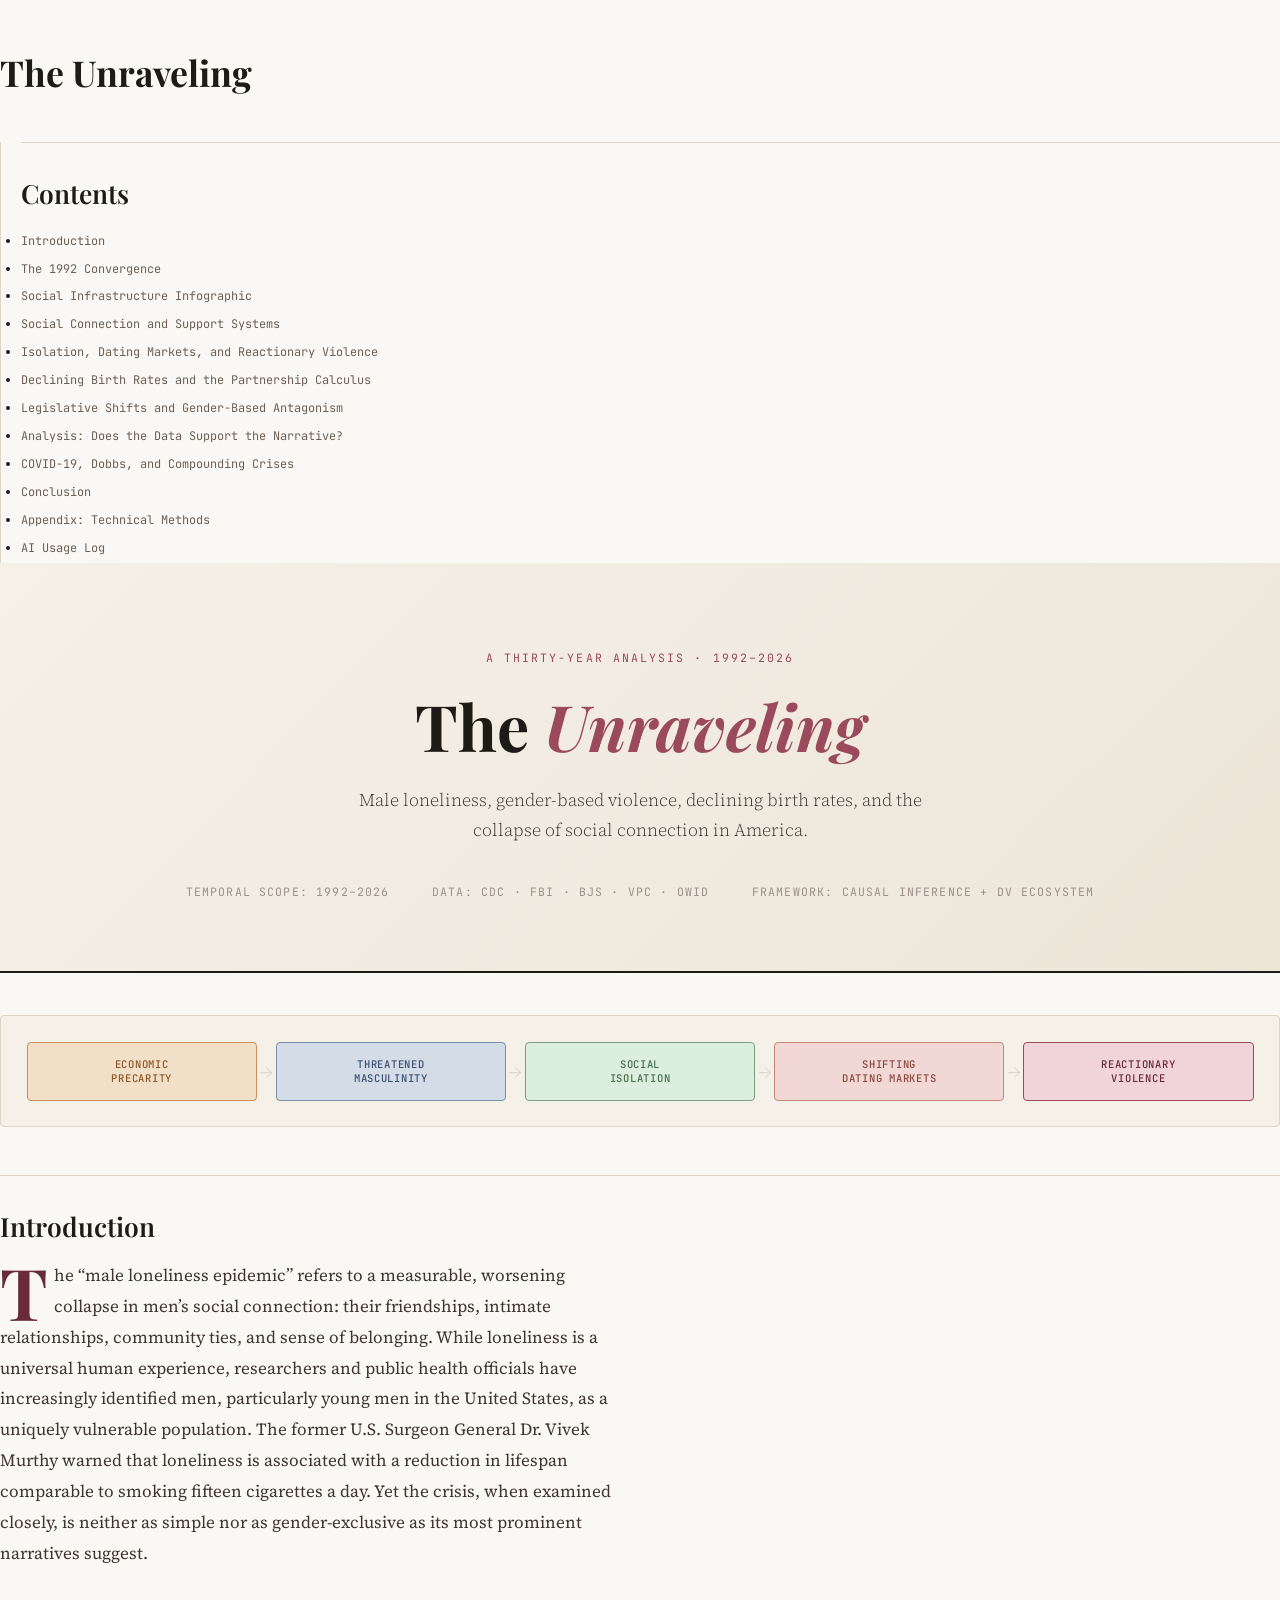
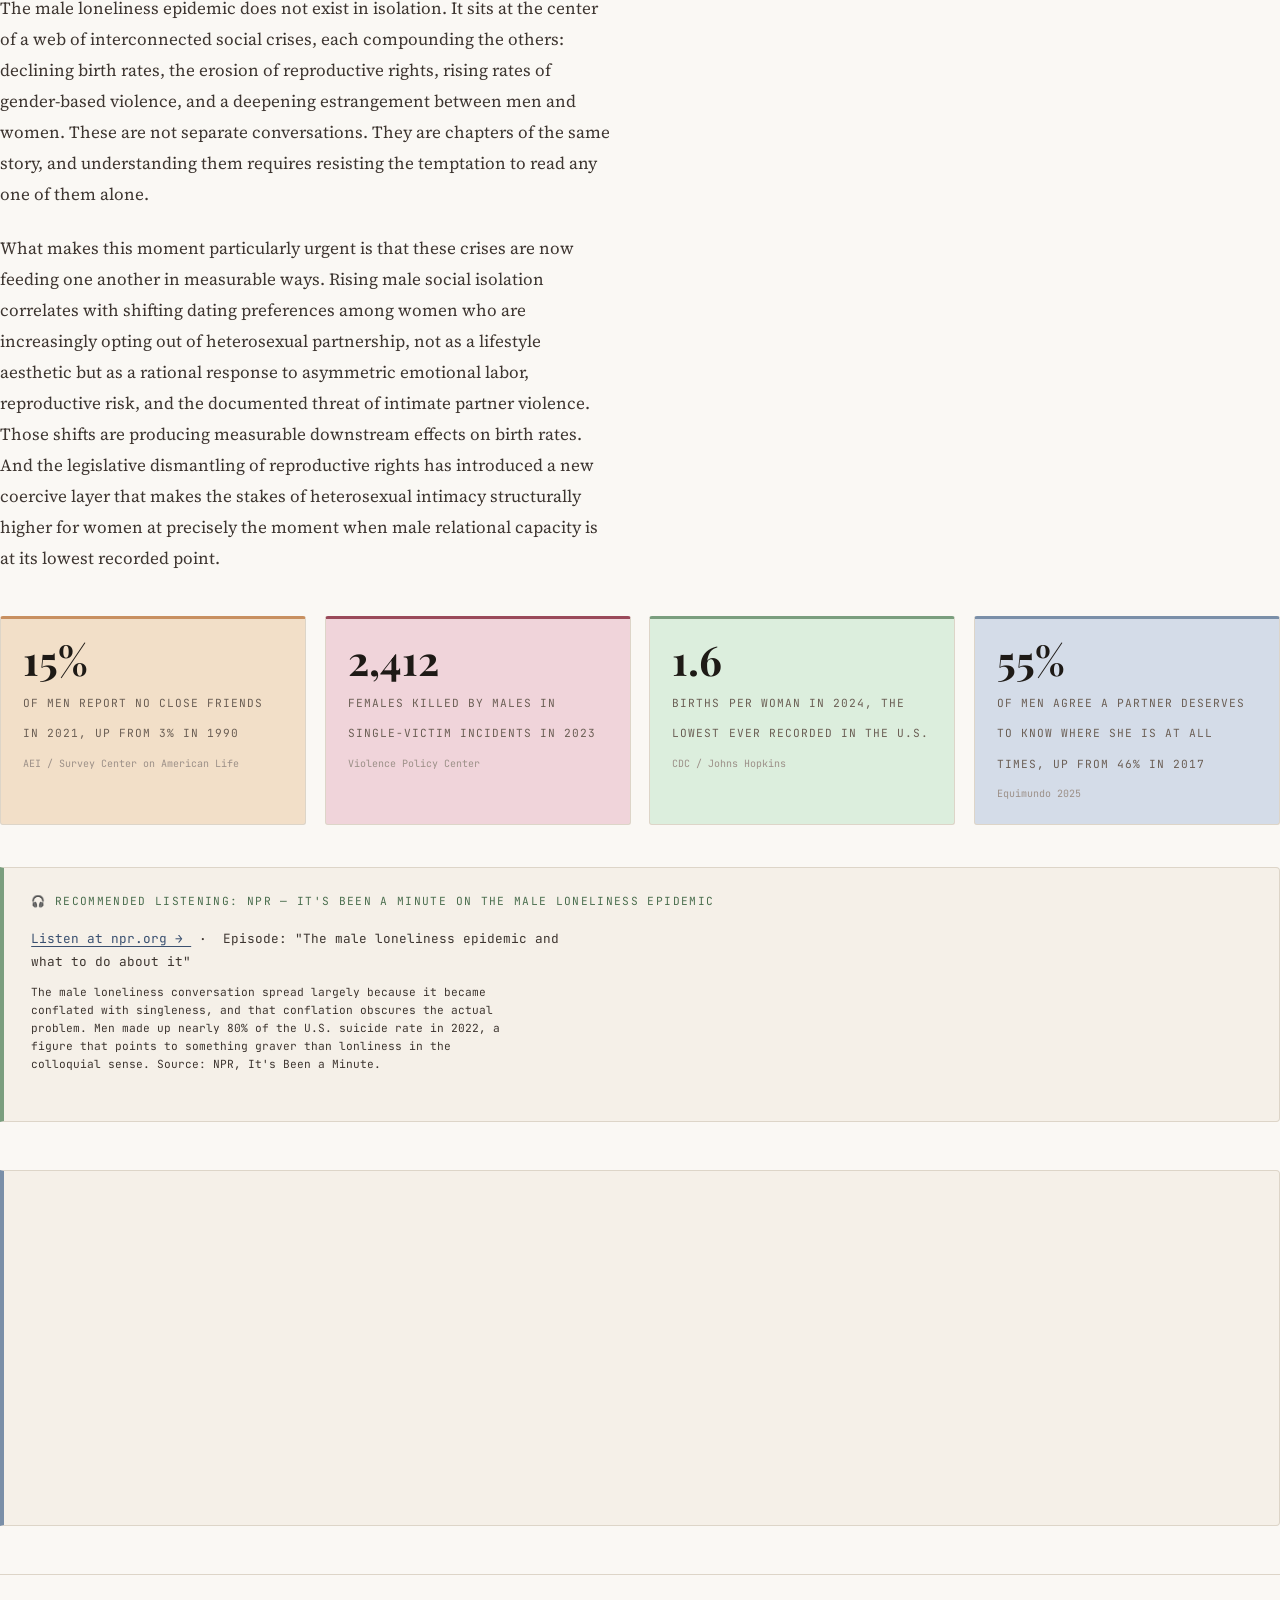
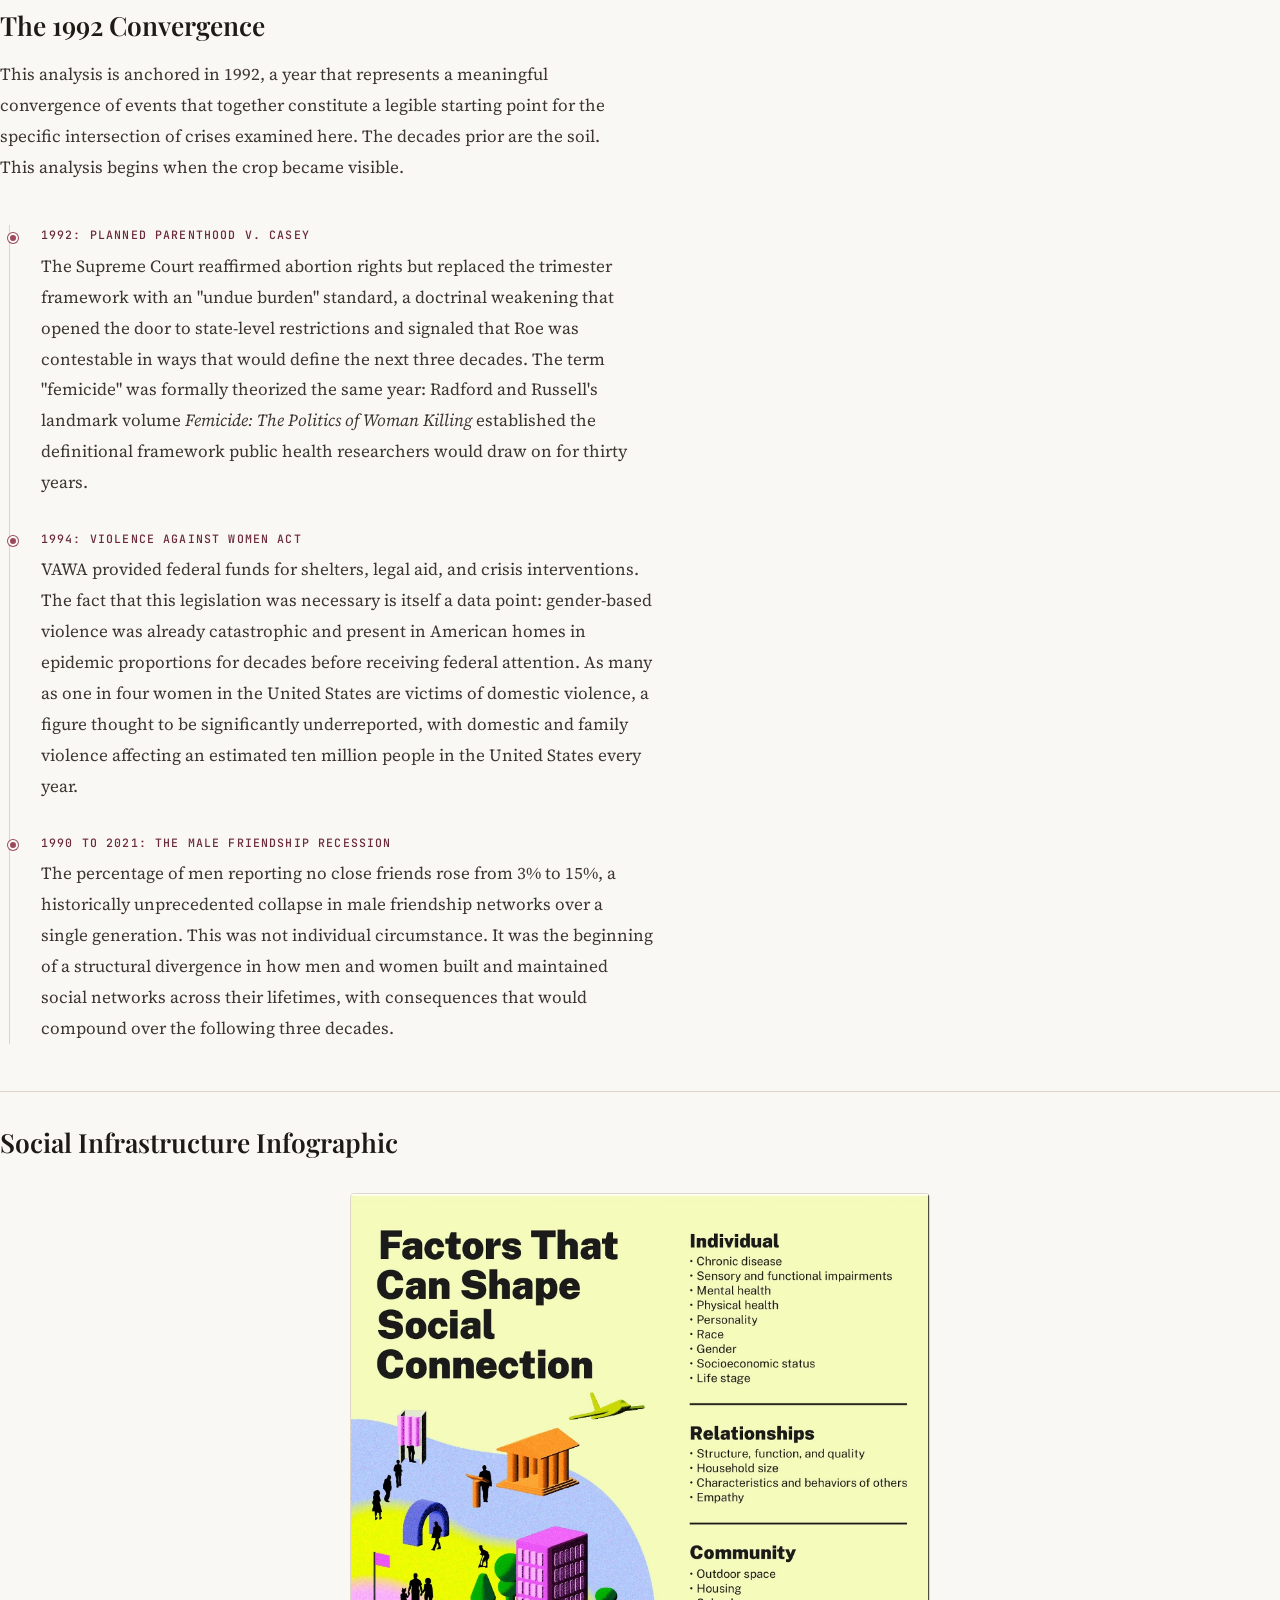
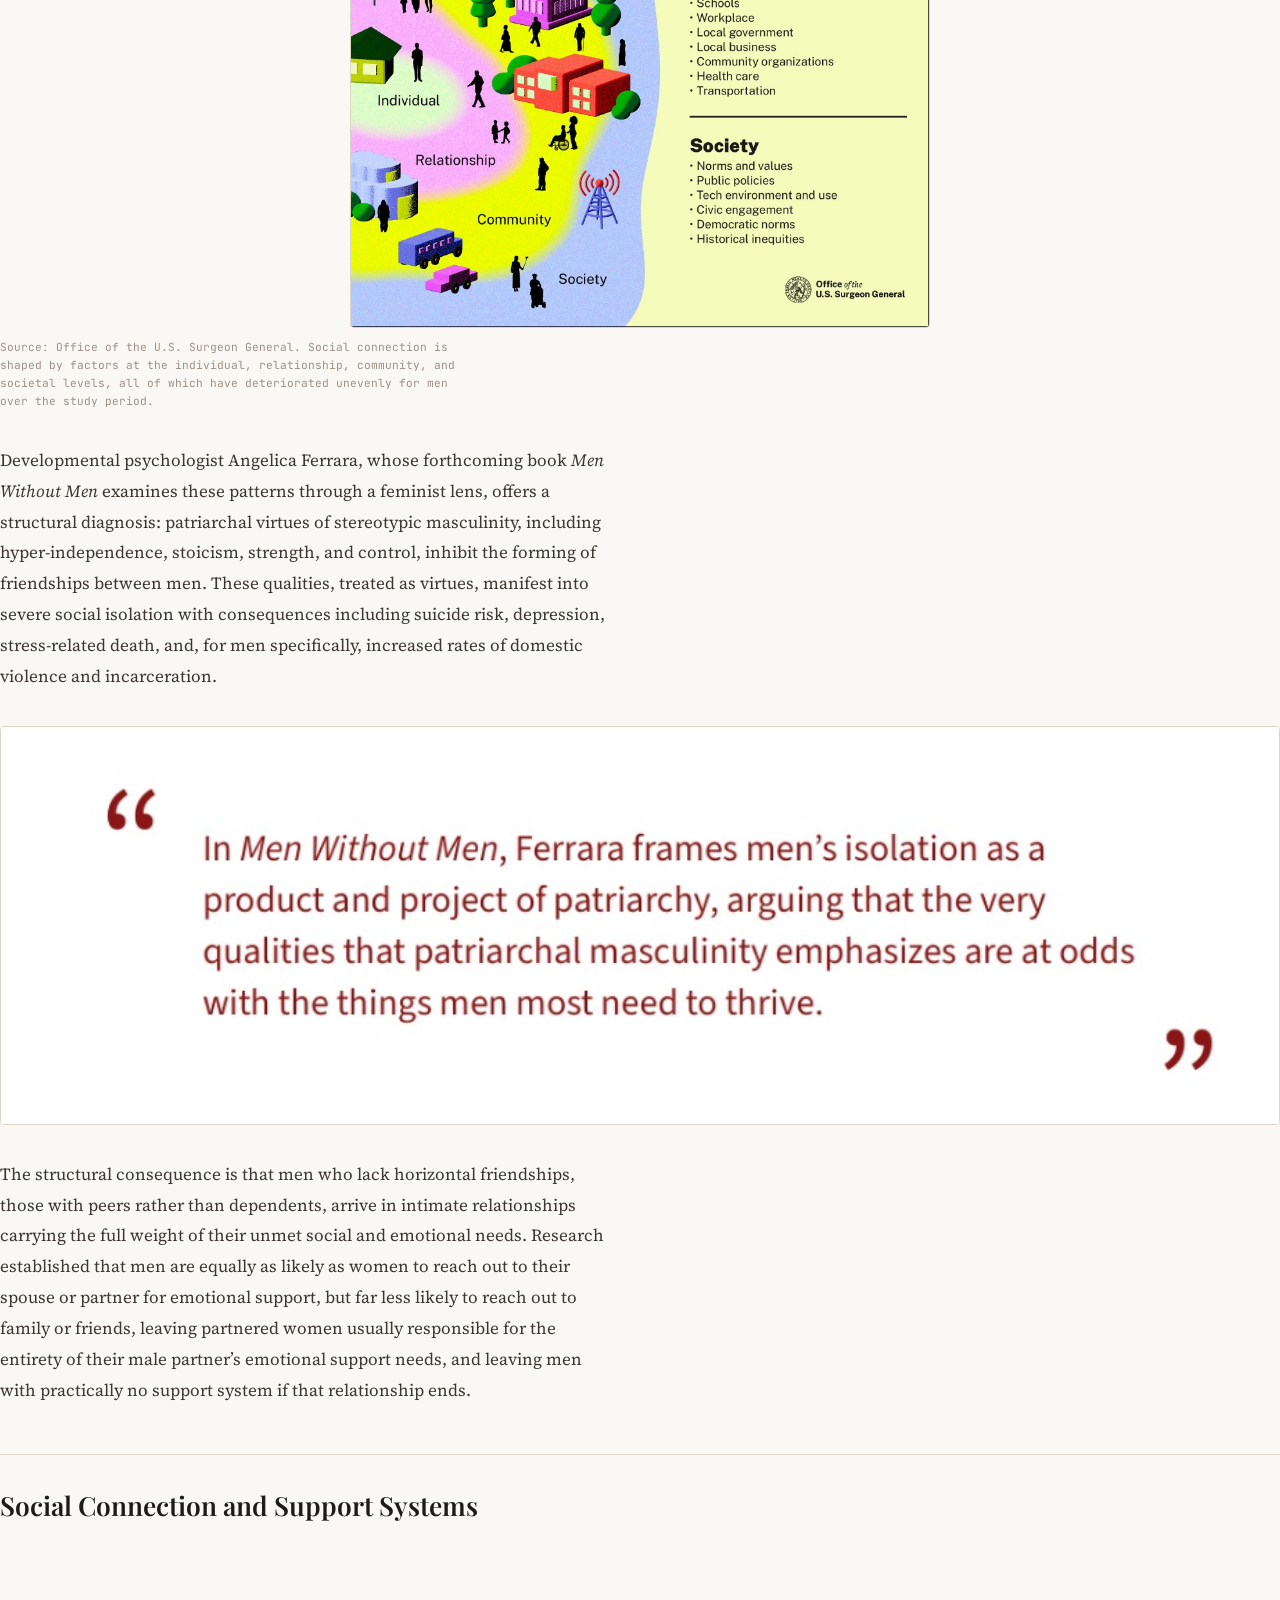
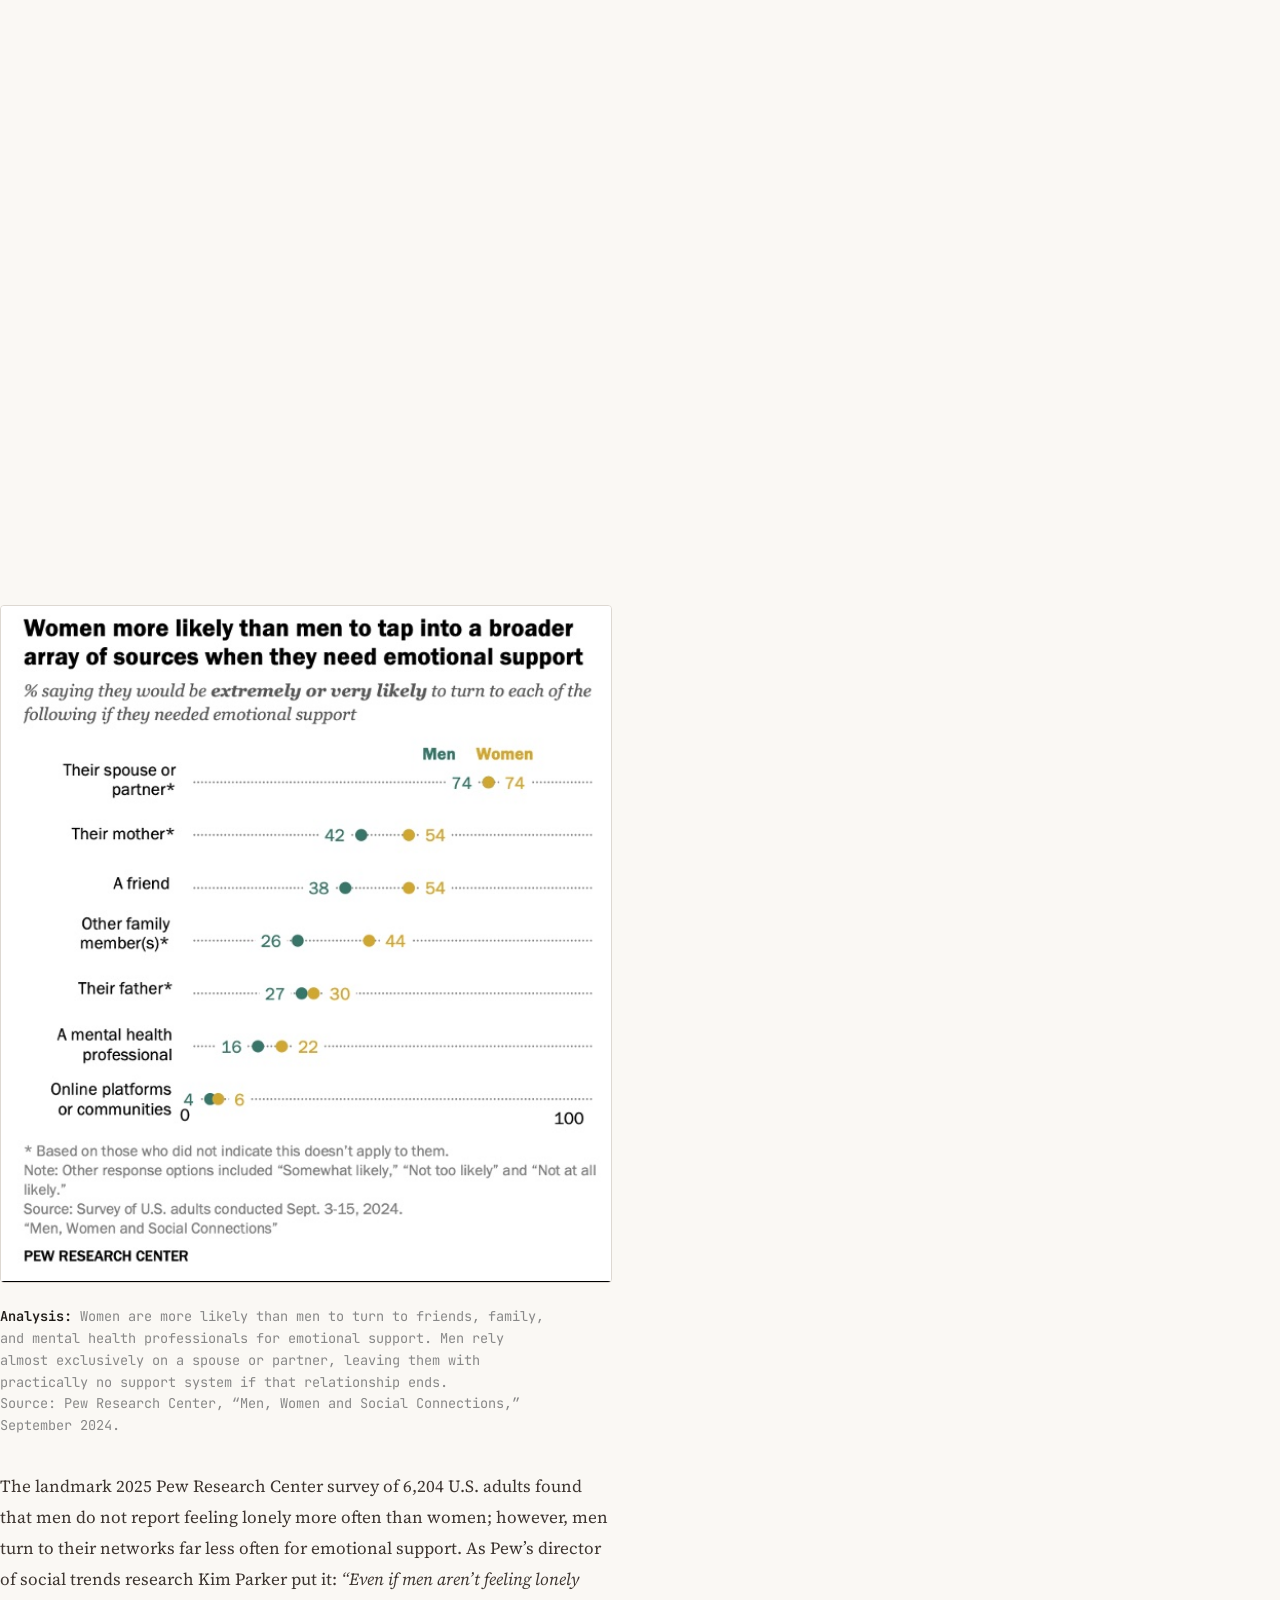
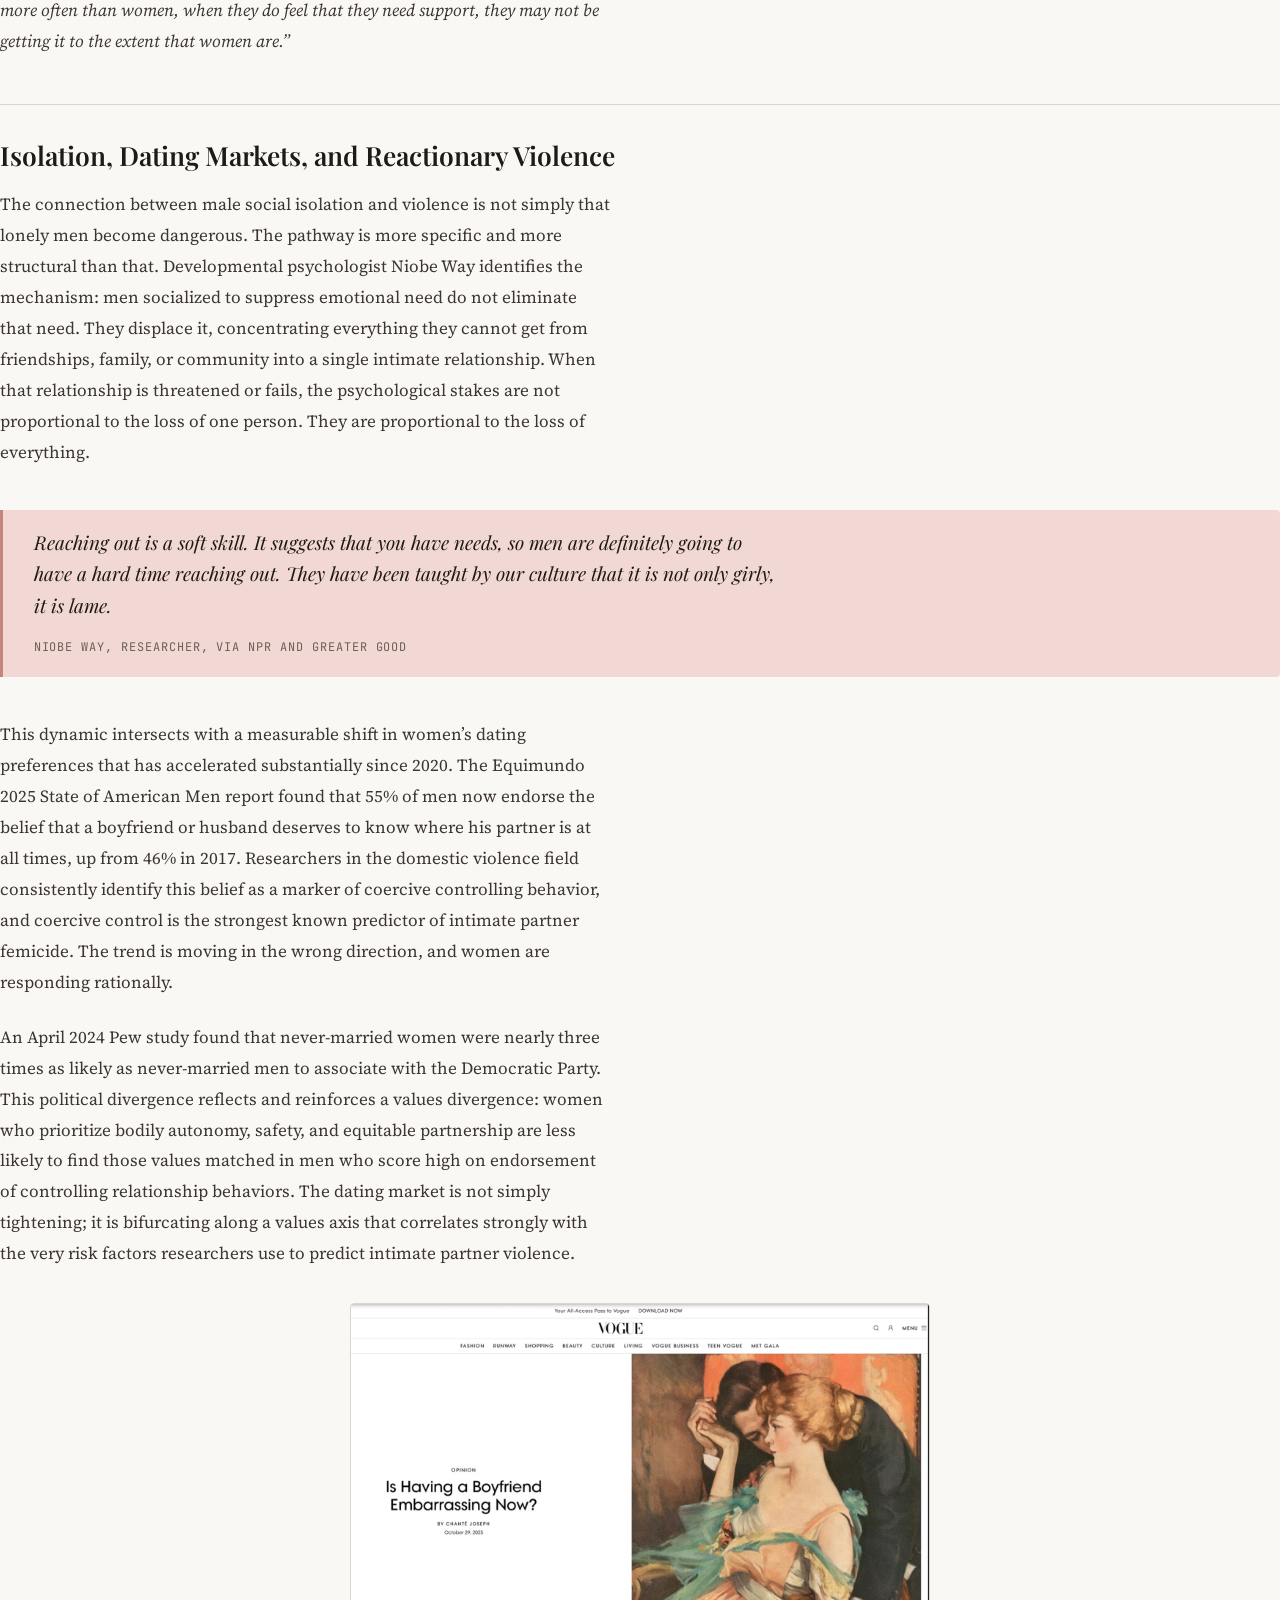
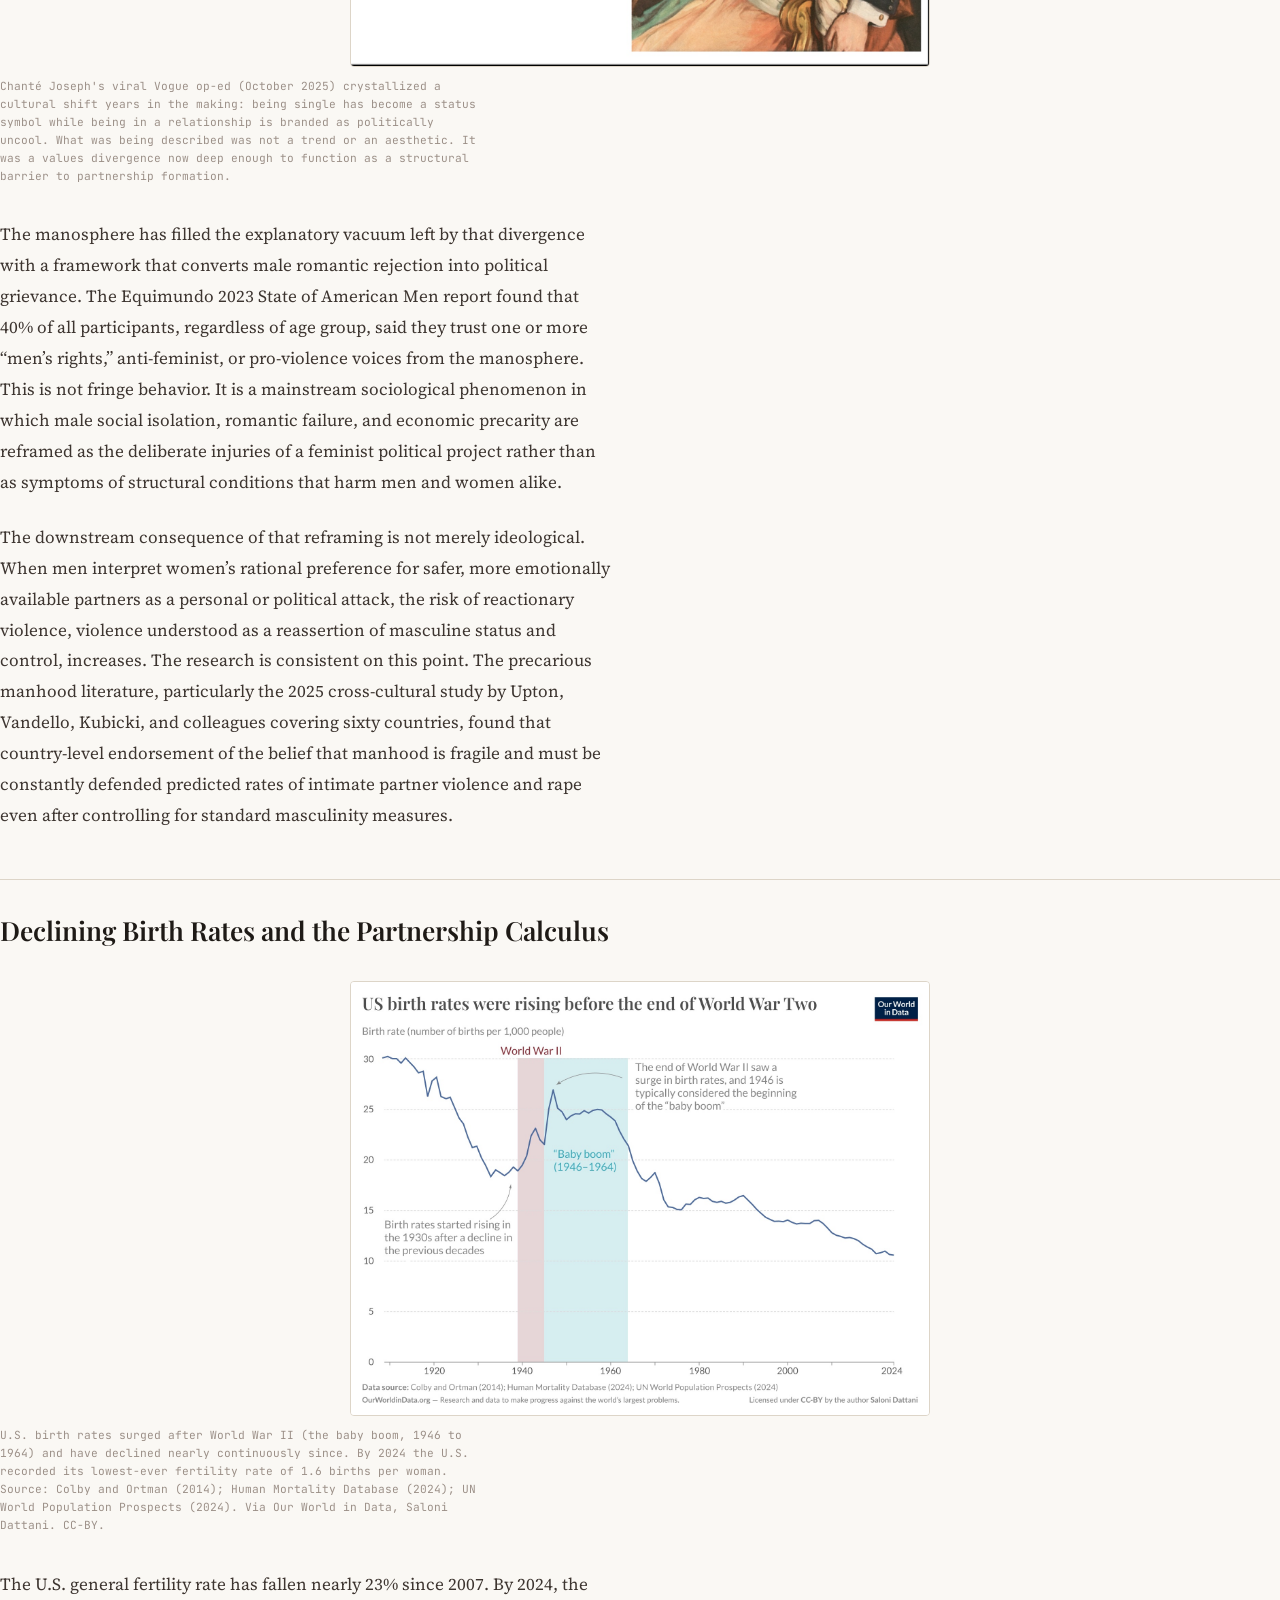
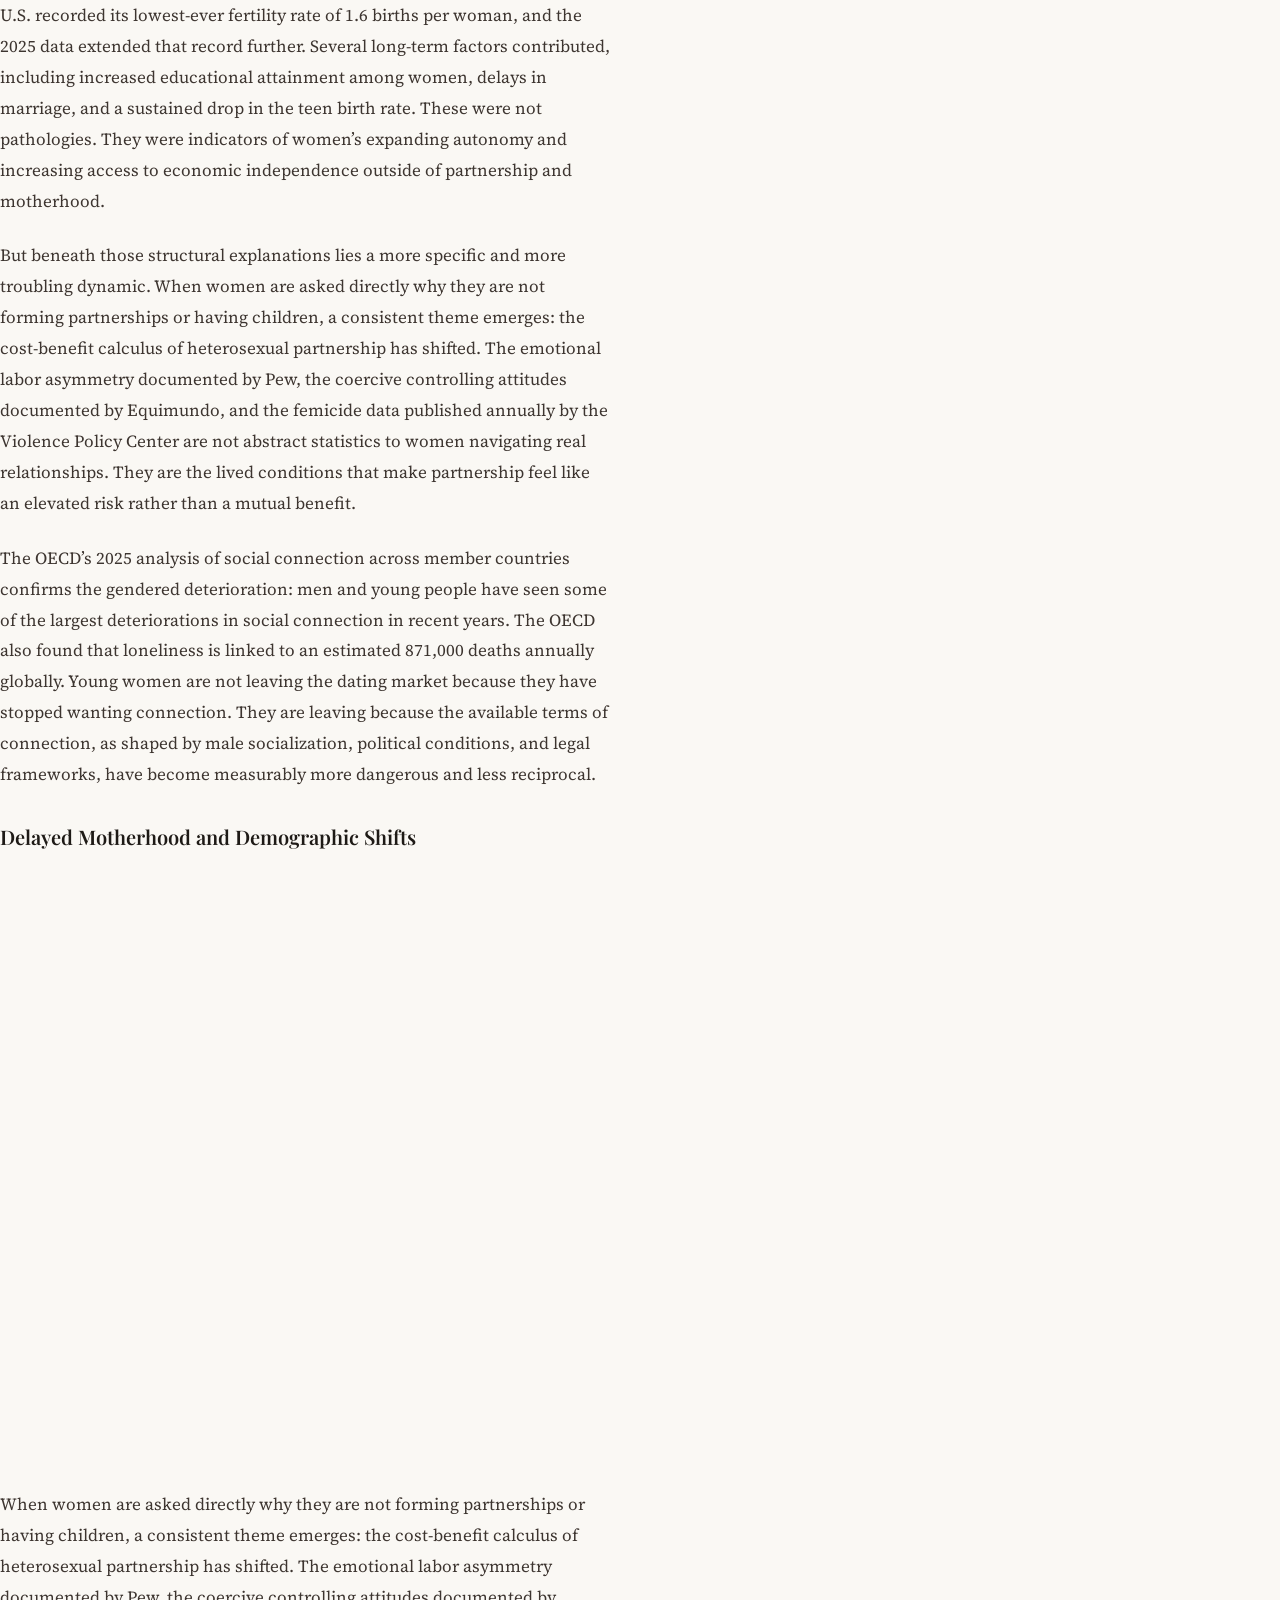
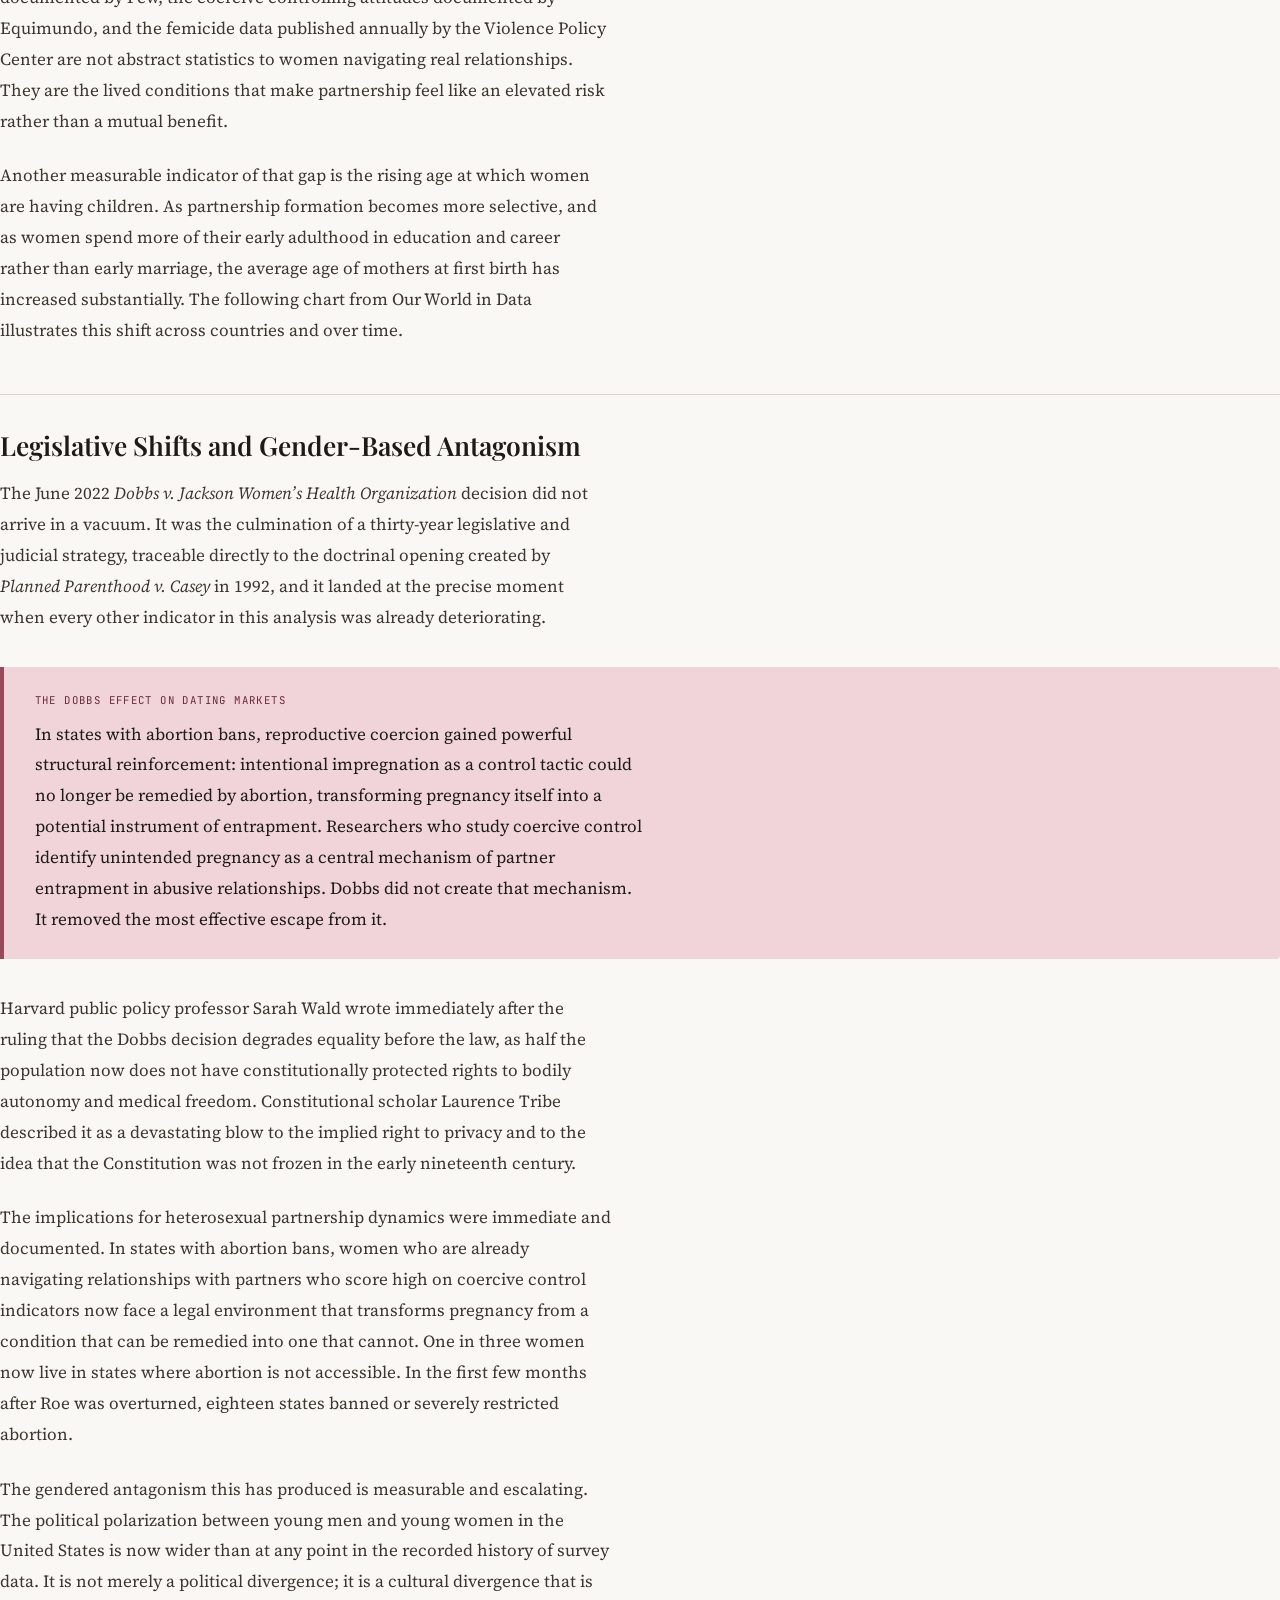
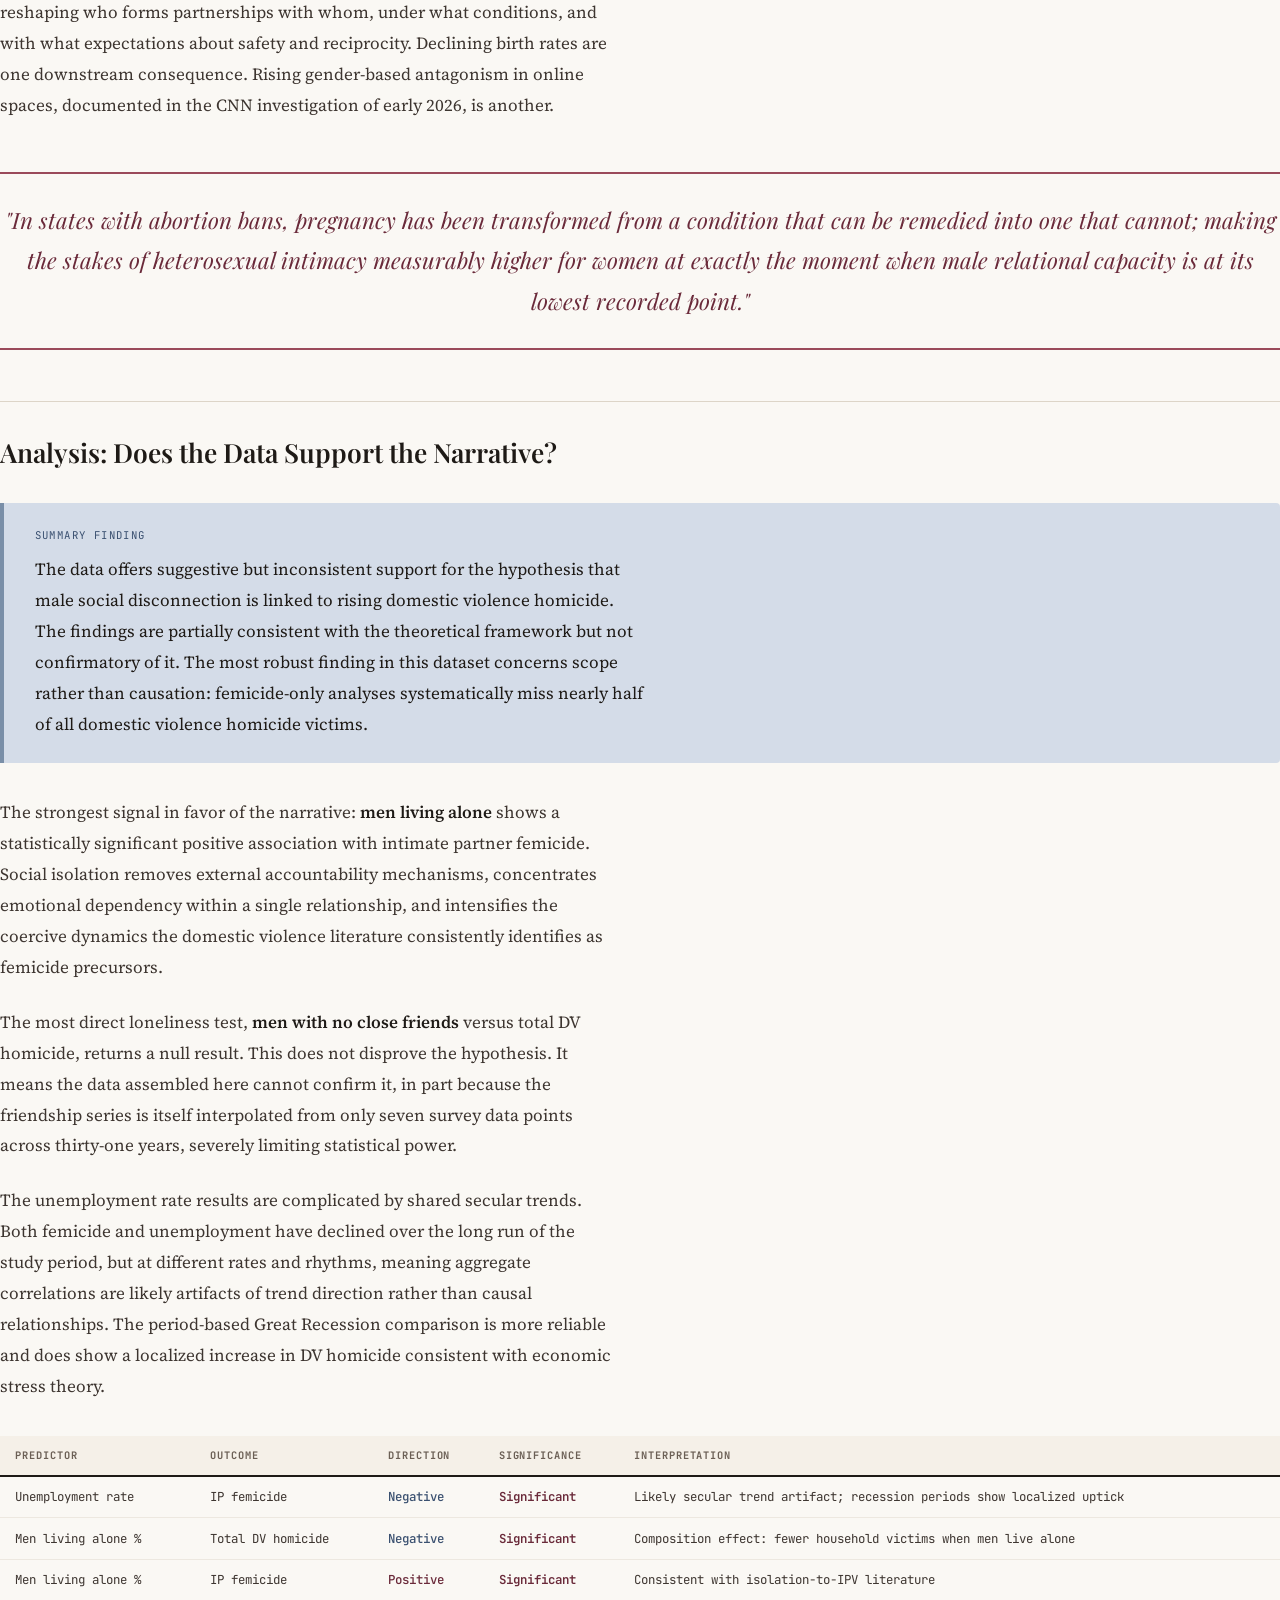
<file: docs/index.html>
<!DOCTYPE html>
<html xmlns="http://www.w3.org/1999/xhtml" lang="en" xml:lang="en"><head>

<meta charset="utf-8">
<meta name="generator" content="quarto-1.7.32">

<meta name="viewport" content="width=device-width, initial-scale=1.0, user-scalable=yes">


<title>The Unraveling</title>
<style>
code{white-space: pre-wrap;}
span.smallcaps{font-variant: small-caps;}
div.columns{display: flex; gap: min(4vw, 1.5em);}
div.column{flex: auto; overflow-x: auto;}
div.hanging-indent{margin-left: 1.5em; text-indent: -1.5em;}
ul.task-list{list-style: none;}
ul.task-list li input[type="checkbox"] {
  width: 0.8em;
  margin: 0 0.8em 0.2em -1em; /* quarto-specific, see https://github.com/quarto-dev/quarto-cli/issues/4556 */ 
  vertical-align: middle;
}
.display.math{display: block; text-align: center; margin: 0.5rem auto;}
/* CSS for syntax highlighting */
html { -webkit-text-size-adjust: 100%; }
pre > code.sourceCode { white-space: pre; position: relative; }
pre > code.sourceCode > span { display: inline-block; line-height: 1.25; }
pre > code.sourceCode > span:empty { height: 1.2em; }
.sourceCode { overflow: visible; }
code.sourceCode > span { color: inherit; text-decoration: inherit; }
div.sourceCode { margin: 1em 0; }
pre.sourceCode { margin: 0; }
@media screen {
div.sourceCode { overflow: auto; }
}
@media print {
pre > code.sourceCode { white-space: pre-wrap; }
pre > code.sourceCode > span { text-indent: -5em; padding-left: 5em; }
}
pre.numberSource code
  { counter-reset: source-line 0; }
pre.numberSource code > span
  { position: relative; left: -4em; counter-increment: source-line; }
pre.numberSource code > span > a:first-child::before
  { content: counter(source-line);
    position: relative; left: -1em; text-align: right; vertical-align: baseline;
    border: none; display: inline-block;
    -webkit-touch-callout: none; -webkit-user-select: none;
    -khtml-user-select: none; -moz-user-select: none;
    -ms-user-select: none; user-select: none;
    padding: 0 4px; width: 4em;
  }
pre.numberSource { margin-left: 3em;  padding-left: 4px; }
div.sourceCode
  {   }
@media screen {
pre > code.sourceCode > span > a:first-child::before { text-decoration: underline; }
}
</style>


<script src="site_libs/clipboard/clipboard.min.js"></script>
<script src="site_libs/quarto-html/tabby.min.js"></script>
<script src="site_libs/quarto-html/popper.min.js"></script>
<script src="site_libs/quarto-html/tippy.umd.min.js"></script>
<script src="site_libs/quarto-html/anchor.min.js"></script>
<link href="site_libs/quarto-html/tippy.css" rel="stylesheet">
<link href="site_libs/quarto-html/light-border.css" rel="stylesheet">
<link href="site_libs/quarto-html/quarto-html-435ba6093e6f0817aa7405139811e7b1.min.css" rel="stylesheet" append-hash="true" data-mode="light">
<link href="site_libs/quarto-html/quarto-syntax-highlighting-37eea08aefeeee20ff55810ff984fec1.css" rel="stylesheet" id="quarto-text-highlighting-styles">
<style>html{ scroll-behavior: smooth; }</style>


<link rel="stylesheet" href="styles.css">
</head>

<body>


<header id="title-block-header">
<h1 class="title">The Unraveling</h1>

</header>

<nav id="TOC" role="doc-toc">
    <h2 id="toc-title">Contents</h2>
   
  <ul>
  <li><a href="#introduction" id="toc-introduction">Introduction</a></li>
  <li><a href="#the-1992-convergence" id="toc-the-1992-convergence">The 1992 Convergence</a></li>
  <li><a href="#social-infrastructure-infographic" id="toc-social-infrastructure-infographic">Social Infrastructure Infographic</a></li>
  <li><a href="#social-connection-and-support-systems" id="toc-social-connection-and-support-systems">Social Connection and Support Systems</a></li>
  <li><a href="#isolation-dating-markets-and-reactionary-violence" id="toc-isolation-dating-markets-and-reactionary-violence">Isolation, Dating Markets, and Reactionary Violence</a></li>
  <li><a href="#declining-birth-rates-and-the-partnership-calculus" id="toc-declining-birth-rates-and-the-partnership-calculus">Declining Birth Rates and the Partnership Calculus</a></li>
  <li><a href="#legislative-shifts-and-gender-based-antagonism" id="toc-legislative-shifts-and-gender-based-antagonism">Legislative Shifts and Gender-Based Antagonism</a></li>
  <li><a href="#analysis-does-the-data-support-the-narrative" id="toc-analysis-does-the-data-support-the-narrative">Analysis: Does the Data Support the Narrative?</a></li>
  <li><a href="#covid-19-dobbs-and-compounding-crises" id="toc-covid-19-dobbs-and-compounding-crises">COVID-19, Dobbs, and Compounding Crises</a></li>
  <li><a href="#conclusion" id="toc-conclusion">Conclusion</a></li>
  <li><a href="#appendix-technical-methods" id="toc-appendix-technical-methods">Appendix: Technical Methods</a></li>
  <li><a href="#ai-usage-log" id="toc-ai-usage-log">AI Usage Log</a></li>
  </ul>
</nav>
<div class="site-hero">
  <div class="eyebrow">A Thirty-Year Analysis · 1992–2026</div>
  <h1>The <em>Unraveling</em></h1>
  <p class="subtitle">Male loneliness, gender-based violence, declining birth rates, and the collapse of social connection in America.</p>
  <div class="meta-row">
    <span>Temporal Scope: 1992–2026</span>
    <span>Data: CDC · FBI · BJS · VPC · OWID</span>
    <span>Framework: Causal Inference + DV Ecosystem</span>
  </div>
</div>

<div class="causal-chain">
  <div class="chain-node node-clay">Economic<br>Precarity</div>
  <div class="chain-arrow">→</div>
  <div class="chain-node node-slate">Threatened<br>Masculinity</div>
  <div class="chain-arrow">→</div>
  <div class="chain-node node-sage">Social<br>Isolation</div>
  <div class="chain-arrow">→</div>
  <div class="chain-node node-dusty">Shifting<br>Dating Markets</div>
  <div class="chain-arrow">→</div>
  <div class="chain-node node-wine">Reactionary<br>Violence</div>
</div>
<h2 id="introduction" class="anchored">Introduction</h2>
<p class="drop-cap">
The “male loneliness epidemic” refers to a measurable, worsening collapse in men’s social connection: their friendships, intimate relationships, community ties, and sense of belonging. While loneliness is a universal human experience, researchers and public health officials have increasingly identified men, particularly young men in the United States, as a uniquely vulnerable population. The former U.S. Surgeon General Dr.&nbsp;Vivek Murthy warned that loneliness is associated with a reduction in lifespan comparable to smoking fifteen cigarettes a day. Yet the crisis, when examined closely, is neither as simple nor as gender-exclusive as its most prominent narratives suggest.
</p>
<p>The male loneliness epidemic does not exist in isolation. It sits at the center of a web of interconnected social crises, each compounding the others: declining birth rates, the erosion of reproductive rights, rising rates of gender-based violence, and a deepening estrangement between men and women. These are not separate conversations. They are chapters of the same story, and understanding them requires resisting the temptation to read any one of them alone.</p>
<p>What makes this moment particularly urgent is that these crises are now feeding one another in measurable ways. Rising male social isolation correlates with shifting dating preferences among women who are increasingly opting out of heterosexual partnership, not as a lifestyle aesthetic but as a rational response to asymmetric emotional labor, reproductive risk, and the documented threat of intimate partner violence. Those shifts are producing measurable downstream effects on birth rates. And the legislative dismantling of reproductive rights has introduced a new coercive layer that makes the stakes of heterosexual intimacy structurally higher for women at precisely the moment when male relational capacity is at its lowest recorded point.</p>
<div class="stat-grid">
  <div class="stat-box clay">
    <span class="stat-number">15%</span>
    <span class="stat-label">of men report no close friends in 2021, up from 3% in 1990</span>
    <span class="stat-source">AEI / Survey Center on American Life</span>
  </div>
  <div class="stat-box wine">
    <span class="stat-number">2,412</span>
    <span class="stat-label">females killed by males in single-victim incidents in 2023</span>
    <span class="stat-source">Violence Policy Center</span>
  </div>
  <div class="stat-box sage">
    <span class="stat-number">1.6</span>
    <span class="stat-label">births per woman in 2024, the lowest ever recorded in the U.S.</span>
    <span class="stat-source">CDC / Johns Hopkins</span>
  </div>
  <div class="stat-box slate">
    <span class="stat-number">55%</span>
    <span class="stat-label">of men agree a partner deserves to know where she is at all times, up from 46% in 2017</span>
    <span class="stat-source">Equimundo 2025</span>
  </div>
</div>

<div class="media-block">
  <div class="media-label">🎧 Recommended Listening: NPR — It's Been a Minute on the Male Loneliness Epidemic</div>
  <p style="font-family:var(--font-mono); font-size:0.75rem; color:var(--ink-mid); margin:0.5rem 0 0;">
    <a href="https://www.npr.org/2024/05/09/1263527043/male-loneliness-epidemic-men-friendship" target="_blank" rel="noopener">
      Listen at npr.org →
    </a>
    &nbsp;·&nbsp; Episode: "The male loneliness epidemic and what to do about it"
  </p>
  <p class="media-caption" style="margin-top:0.6rem;">The male loneliness conversation spread largely because it became conflated with singleness, and that conflation obscures the actual problem. Men made up nearly 80% of the U.S. suicide rate in 2022, a figure that points to something graver than lonliness in the colloquial sense. Source: NPR, It's Been a Minute.</p>
</div>
<div class="viz-block">
<iframe src="https://www.npr.org/player/embed/1263527043/1266497419" style="width: 100%; height: 290px;" frameborder="0" scrolling="no" title="NPR embedded audio player">
</iframe>
</div>
<h2 id="the-1992-convergence" class="anchored">The 1992 Convergence</h2>
<p>This analysis is anchored in 1992, a year that represents a meaningful convergence of events that together constitute a legible starting point for the specific intersection of crises examined here. The decades prior are the soil. This analysis begins when the crop became visible.</p>
<div class="timeline">
  <div class="timeline-item">
    <div class="tl-year">1992: Planned Parenthood v. Casey</div>
    <p>The Supreme Court reaffirmed abortion rights but replaced the trimester framework with an "undue burden" standard, a doctrinal weakening that opened the door to state-level restrictions and signaled that Roe was contestable in ways that would define the next three decades. The term "femicide" was formally theorized the same year: Radford and Russell's landmark volume <em>Femicide: The Politics of Woman Killing</em> established the definitional framework public health researchers would draw on for thirty years.</p>
  </div>
  <div class="timeline-item">
    <div class="tl-year">1994: Violence Against Women Act</div>
    <p>VAWA provided federal funds for shelters, legal aid, and crisis interventions. The fact that this legislation was necessary is itself a data point: gender-based violence was already catastrophic and present in American homes in epidemic proportions for decades before receiving federal attention. As many as one in four women in the United States are victims of domestic violence, a figure thought to be significantly underreported, with domestic and family violence affecting an estimated ten million people in the United States every year.</p>
  </div>
  <div class="timeline-item">
    <div class="tl-year">1990 to 2021: The Male Friendship Recession</div>
    <p>The percentage of men reporting no close friends rose from 3% to 15%, a historically unprecedented collapse in male friendship networks over a single generation. This was not individual circumstance. It was the beginning of a structural divergence in how men and women built and maintained social networks across their lifetimes, with consequences that would compound over the following three decades.</p>
  </div>
</div>
<h2 id="social-infrastructure-infographic" class="anchored">Social Infrastructure Infographic</h2>
<div class="image-gallery">
  <img src="images/infographic.png" alt="U.S. Surgeon General: Factors That Can Shape Social Connection" class="img-medium">
  <p class="media-caption">Source: Office of the U.S. Surgeon General. Social connection is shaped by factors at the individual, relationship, community, and societal levels, all of which have deteriorated unevenly for men over the study period.</p>
</div>
<p>Developmental psychologist Angelica Ferrara, whose forthcoming book <em>Men Without Men</em> examines these patterns through a feminist lens, offers a structural diagnosis: patriarchal virtues of stereotypic masculinity, including hyper-independence, stoicism, strength, and control, inhibit the forming of friendships between men. These qualities, treated as virtues, manifest into severe social isolation with consequences including suicide risk, depression, stress-related death, and, for men specifically, increased rates of domestic violence and incarceration.</p>
<div class="image-gallery">
  <img src="images/Ferrara.png" alt="Ferrara: men's isolation as product of patriarchy" class="img-large">
</div>
<p>The structural consequence is that men who lack horizontal friendships, those with peers rather than dependents, arrive in intimate relationships carrying the full weight of their unmet social and emotional needs. Research established that men are equally as likely as women to reach out to their spouse or partner for emotional support, but far less likely to reach out to family or friends, leaving partnered women usually responsible for the entirety of their male partner’s emotional support needs, and leaving men with practically no support system if that relationship ends.</p>
<h2 id="social-connection-and-support-systems" class="anchored">Social Connection and Support Systems</h2>
<div class="column-page">
<iframe src="https://ourworldindata.org/grapher/who-americans-spend-their-time-with?tab=line" loading="lazy" style="width: 100%; height: 600px; border: 0px none;" allow="web-share; clipboard-write">
</iframe>
</div>
<div class="image-gallery" style="margin-top: 40px;">
<p><img src="images/pewresearch.png" alt="Pew Research: Social Support Sources" style="width:100%; max-width:800px; height:auto; border:1px solid #ddd8d2; border-radius:4px;"></p>
<p class="media-caption" style="font-size: 0.8em; margin-top: 10px; color: #888;">
<strong>Analysis:</strong> Women are more likely than men to turn to friends, family, and mental health professionals for emotional support. Men rely almost exclusively on a spouse or partner, leaving them with practically no support system if that relationship ends. <br>Source: Pew Research Center, “Men, Women and Social Connections,” September 2024.
</p>
</div>
<p>The landmark 2025 Pew Research Center survey of 6,204 U.S. adults found that men do not report feeling lonely more often than women; however, men turn to their networks far less often for emotional support. As Pew’s director of social trends research Kim Parker put it: <em>“Even if men aren’t feeling lonely more often than women, when they do feel that they need support, they may not be getting it to the extent that women are.”</em></p>
<h2 id="isolation-dating-markets-and-reactionary-violence" class="anchored">Isolation, Dating Markets, and Reactionary Violence</h2>
<p>The connection between male social isolation and violence is not simply that lonely men become dangerous. The pathway is more specific and more structural than that. Developmental psychologist Niobe Way identifies the mechanism: men socialized to suppress emotional need do not eliminate that need. They displace it, concentrating everything they cannot get from friendships, family, or community into a single intimate relationship. When that relationship is threatened or fails, the psychological stakes are not proportional to the loss of one person. They are proportional to the loss of everything.</p>
<blockquote>
<p>Reaching out is a soft skill. It suggests that you have needs, so men are definitely going to have a hard time reaching out. They have been taught by our culture that it is not only girly, it is lame.</p>
<cite>Niobe Way, researcher, via NPR and Greater Good</cite>
</blockquote>
<p>This dynamic intersects with a measurable shift in women’s dating preferences that has accelerated substantially since 2020. The Equimundo 2025 State of American Men report found that 55% of men now endorse the belief that a boyfriend or husband deserves to know where his partner is at all times, up from 46% in 2017. Researchers in the domestic violence field consistently identify this belief as a marker of coercive controlling behavior, and coercive control is the strongest known predictor of intimate partner femicide. The trend is moving in the wrong direction, and women are responding rationally.</p>
<p>An April 2024 Pew study found that never-married women were nearly three times as likely as never-married men to associate with the Democratic Party. This political divergence reflects and reinforces a values divergence: women who prioritize bodily autonomy, safety, and equitable partnership are less likely to find those values matched in men who score high on endorsement of controlling relationship behaviors. The dating market is not simply tightening; it is bifurcating along a values axis that correlates strongly with the very risk factors researchers use to predict intimate partner violence.</p>
<div class="image-gallery">
  <img src="images/vogue.png" alt="Vogue Opinion: Is Having a Boyfriend Embarrassing Now? by Chanté Joseph, October 2025" class="img-medium">
  <p class="media-caption">Chanté Joseph's viral Vogue op-ed (October 2025) crystallized a cultural shift years in the making: being single has become a status symbol while being in a relationship is branded as politically uncool. What was being described was not a trend or an aesthetic. It was a values divergence now deep enough to function as a structural barrier to partnership formation.</p>
</div>
<p>The manosphere has filled the explanatory vacuum left by that divergence with a framework that converts male romantic rejection into political grievance. The Equimundo 2023 State of American Men report found that 40% of all participants, regardless of age group, said they trust one or more “men’s rights,” anti-feminist, or pro-violence voices from the manosphere. This is not fringe behavior. It is a mainstream sociological phenomenon in which male social isolation, romantic failure, and economic precarity are reframed as the deliberate injuries of a feminist political project rather than as symptoms of structural conditions that harm men and women alike.</p>
<p>The downstream consequence of that reframing is not merely ideological. When men interpret women’s rational preference for safer, more emotionally available partners as a personal or political attack, the risk of reactionary violence, violence understood as a reassertion of masculine status and control, increases. The research is consistent on this point. The precarious manhood literature, particularly the 2025 cross-cultural study by Upton, Vandello, Kubicki, and colleagues covering sixty countries, found that country-level endorsement of the belief that manhood is fragile and must be constantly defended predicted rates of intimate partner violence and rape even after controlling for standard masculinity measures.</p>
<h2 id="declining-birth-rates-and-the-partnership-calculus" class="anchored">Declining Birth Rates and the Partnership Calculus</h2>
<div class="image-gallery">
  <img src="images/US-baby-boom-wwii.png" alt="Our World in Data: US birth rates, 1920 to 2024" class="img-medium">
  <p class="media-caption">U.S. birth rates surged after World War II (the baby boom, 1946 to 1964) and have declined nearly continuously since. By 2024 the U.S. recorded its lowest-ever fertility rate of 1.6 births per woman. Source: Colby and Ortman (2014); Human Mortality Database (2024); UN World Population Prospects (2024). Via Our World in Data, Saloni Dattani. CC-BY.</p>
</div>
<p>The U.S. general fertility rate has fallen nearly 23% since 2007. By 2024, the U.S. recorded its lowest-ever fertility rate of 1.6 births per woman, and the 2025 data extended that record further. Several long-term factors contributed, including increased educational attainment among women, delays in marriage, and a sustained drop in the teen birth rate. These were not pathologies. They were indicators of women’s expanding autonomy and increasing access to economic independence outside of partnership and motherhood.</p>
<p>But beneath those structural explanations lies a more specific and more troubling dynamic. When women are asked directly why they are not forming partnerships or having children, a consistent theme emerges: the cost-benefit calculus of heterosexual partnership has shifted. The emotional labor asymmetry documented by Pew, the coercive controlling attitudes documented by Equimundo, and the femicide data published annually by the Violence Policy Center are not abstract statistics to women navigating real relationships. They are the lived conditions that make partnership feel like an elevated risk rather than a mutual benefit.</p>
<p>The OECD’s 2025 analysis of social connection across member countries confirms the gendered deterioration: men and young people have seen some of the largest deteriorations in social connection in recent years. The OECD also found that loneliness is linked to an estimated 871,000 deaths annually globally. Young women are not leaving the dating market because they have stopped wanting connection. They are leaving because the available terms of connection, as shaped by male socialization, political conditions, and legal frameworks, have become measurably more dangerous and less reciprocal.</p>
<h3 id="delayed-motherhood-and-demographic-shifts" class="anchored">Delayed Motherhood and Demographic Shifts</h3>
<div class="column-page">
<iframe src="https://ourworldindata.org/grapher/children-per-woman-un?tab=map" loading="lazy" style="width: 100%; height: 600px; border: 0px none;" allow="web-share; clipboard-write">
</iframe>
</div>
<p>When women are asked directly why they are not forming partnerships or having children, a consistent theme emerges: the cost-benefit calculus of heterosexual partnership has shifted. The emotional labor asymmetry documented by Pew, the coercive controlling attitudes documented by Equimundo, and the femicide data published annually by the Violence Policy Center are not abstract statistics to women navigating real relationships. They are the lived conditions that make partnership feel like an elevated risk rather than a mutual benefit.</p>
<p>Another measurable indicator of that gap is the rising age at which women are having children. As partnership formation becomes more selective, and as women spend more of their early adulthood in education and career rather than early marriage, the average age of mothers at first birth has increased substantially. The following chart from Our World in Data illustrates this shift across countries and over time.</p>
<h2 id="legislative-shifts-and-gender-based-antagonism" class="anchored">Legislative Shifts and Gender-Based Antagonism</h2>
<p>The June 2022 <em>Dobbs v. Jackson Women’s Health Organization</em> decision did not arrive in a vacuum. It was the culmination of a thirty-year legislative and judicial strategy, traceable directly to the doctrinal opening created by <em>Planned Parenthood v. Casey</em> in 1992, and it landed at the precise moment when every other indicator in this analysis was already deteriorating.</p>
<div class="finding-box caution">
  <div class="finding-label">The Dobbs Effect on Dating Markets</div>
  <p>In states with abortion bans, reproductive coercion gained powerful structural reinforcement: intentional impregnation as a control tactic could no longer be remedied by abortion, transforming pregnancy itself into a potential instrument of entrapment. Researchers who study coercive control identify unintended pregnancy as a central mechanism of partner entrapment in abusive relationships. Dobbs did not create that mechanism. It removed the most effective escape from it. </p>
</div>
<p>Harvard public policy professor Sarah Wald wrote immediately after the ruling that the Dobbs decision degrades equality before the law, as half the population now does not have constitutionally protected rights to bodily autonomy and medical freedom. Constitutional scholar Laurence Tribe described it as a devastating blow to the implied right to privacy and to the idea that the Constitution was not frozen in the early nineteenth century.</p>
<p>The implications for heterosexual partnership dynamics were immediate and documented. In states with abortion bans, women who are already navigating relationships with partners who score high on coercive control indicators now face a legal environment that transforms pregnancy from a condition that can be remedied into one that cannot. One in three women now live in states where abortion is not accessible. In the first few months after Roe was overturned, eighteen states banned or severely restricted abortion.</p>
<p>The gendered antagonism this has produced is measurable and escalating. The political polarization between young men and young women in the United States is now wider than at any point in the recorded history of survey data. It is not merely a political divergence; it is a cultural divergence that is reshaping who forms partnerships with whom, under what conditions, and with what expectations about safety and reciprocity. Declining birth rates are one downstream consequence. Rising gender-based antagonism in online spaces, documented in the CNN investigation of early 2026, is another.</p>
<div class="pull-quote">
<p>"In states with abortion bans, pregnancy has been transformed from a condition that can be remedied into one that cannot; making the stakes of heterosexual intimacy measurably higher for women at exactly the moment when male relational capacity is at its lowest recorded point."</p>
</div>
<h2 id="analysis-does-the-data-support-the-narrative" class="anchored">Analysis: Does the Data Support the Narrative?</h2>
<div class="finding-box">
  <div class="finding-label">Summary Finding</div>
  <p>The data offers suggestive but inconsistent support for the hypothesis that male social disconnection is linked to rising domestic violence homicide. The findings are partially consistent with the theoretical framework but not confirmatory of it. The most robust finding in this dataset concerns scope rather than causation: femicide-only analyses systematically miss nearly half of all domestic violence homicide victims.</p>
</div>
<p>The strongest signal in favor of the narrative: <strong>men living alone</strong> shows a statistically significant positive association with intimate partner femicide. Social isolation removes external accountability mechanisms, concentrates emotional dependency within a single relationship, and intensifies the coercive dynamics the domestic violence literature consistently identifies as femicide precursors.</p>
<p>The most direct loneliness test, <strong>men with no close friends</strong> versus total DV homicide, returns a null result. This does not disprove the hypothesis. It means the data assembled here cannot confirm it, in part because the friendship series is itself interpolated from only seven survey data points across thirty-one years, severely limiting statistical power.</p>
<p>The unemployment rate results are complicated by shared secular trends. Both femicide and unemployment have declined over the long run of the study period, but at different rates and rhythms, meaning aggregate correlations are likely artifacts of trend direction rather than causal relationships. The period-based Great Recession comparison is more reliable and does show a localized increase in DV homicide consistent with economic stress theory.</p>
<table class="data-table caption-top" data-quarto-postprocess="true">
<thead>
<tr class="header">
<th data-quarto-table-cell-role="th">Predictor</th>
<th data-quarto-table-cell-role="th">Outcome</th>
<th data-quarto-table-cell-role="th">Direction</th>
<th data-quarto-table-cell-role="th">Significance</th>
<th data-quarto-table-cell-role="th">Interpretation</th>
</tr>
</thead>
<tbody>
<tr class="odd">
<td>Unemployment rate</td>
<td>IP femicide</td>
<td class="negative">Negative</td>
<td class="sig">Significant</td>
<td>Likely secular trend artifact; recession periods show localized uptick</td>
</tr>
<tr class="even">
<td>Men living alone %</td>
<td>Total DV homicide</td>
<td class="negative">Negative</td>
<td class="sig">Significant</td>
<td>Composition effect: fewer household victims when men live alone</td>
</tr>
<tr class="odd">
<td>Men living alone %</td>
<td>IP femicide</td>
<td class="positive">Positive</td>
<td class="sig">Significant</td>
<td>Consistent with isolation-to-IPV literature</td>
</tr>
<tr class="even">
<td>Men w/ no friends %</td>
<td>Total DV homicide</td>
<td>Mixed</td>
<td class="ns">ns</td>
<td>Null result: most direct loneliness test; weak instrument (7 survey points)</td>
</tr>
<tr class="odd">
<td>Unemployment rate</td>
<td>DV murder-suicide</td>
<td class="negative">Negative</td>
<td class="ns">ns</td>
<td>Direction consistent with theory; below significance threshold</td>
</tr>
</tbody>
</table>
<h3 id="static-graphic-1-dv-homicide-ecosystem" class="anchored">Static Graphic 1: DV Homicide Ecosystem</h3>
<div class="viz-block">
  <div class="viz-label">Static Visualization 1 of 2 — Matplotlib · Seaborn</div>
  <img src="dv_homicide_analysis.png" alt="DV Homicide Ecosystem stacked by victim type, US 1996 to 2023" style="width:100%; border:1px solid #ddd8d2; border-radius:4px;">
  <p class="media-caption">Femicide is the largest single component of domestic violence homicide but represents approximately 50 to 55% of the total ecosystem. Femicide-only analyses miss nearly half of all DV homicide victims. The IP sex ratio panel confirms women are consistently 3 to 4 times more likely to be killed by an intimate partner than men across 1996 to 2023. Source: VPC; BJS; CDC; BLS.</p>
</div>
<h3 id="static-graphic-2-international-comparison" class="anchored">Static Graphic 2: International Comparison</h3>
<div class="viz-block">
  <div class="viz-label">Static Visualization 2 of 2 — Matplotlib · Seaborn</div>
  <img src="dv_international_comparison.png" alt="IP homicide rate international comparison" style="width:100%; border:1px solid #ddd8d2; border-radius:4px;">
  <p class="media-caption">The United States intimate partner homicide rate per 100,000 population consistently exceeds comparable peer nations. Source: UNODC via OWID; World Bank.</p>
</div>
<h3 id="interactive-graphic-1-dv-ecosystem-time-series" class="anchored">Interactive Graphic 1: DV Ecosystem Time Series</h3>
<div class="viz-block column-page" style="max-width: 1000px;">
<div style="position: relative; width: 100%; height: 0; padding-bottom: 50%; overflow: hidden; border-radius: 4px; border: 1px solid var(--rule); background: var(--paper-warm);">
<p><iframe src="interactive_dv_timeseries.html" style="position: absolute; top: 0; left: 0; width: 100%; height: 100%; border: 0;" title="Interactive Time Series"></iframe></p>
</div>
<div class="media-caption">
Source: VPC; BJS; CDC. Hover for detailed data points.
</div>
</div>
<h3 id="interactive-graphic-2-scatter-with-dropdown" class="anchored">Interactive Graphic 2: Scatter with Dropdown</h3>
<div class="viz-block column-page" style="max-width: 1000px;">
<div style="position: relative; width: 100%; height: 0; padding-bottom: 50%; overflow: hidden; border-radius: 4px; border: 1px solid var(--rule);">
<p><iframe src="Interactive_dv_scatter.html" style="position: absolute; top: 0; left: 0; width: 100%; height: 100%; border: 0;" title="Interactive Scatter Plot"></iframe></p>
</div>
<div class="media-caption">
Source: Integrated Census and BJS datasets.
</div>
</div>
<h3 id="linked-view-dv-ecosystem-dashboard" class="anchored">Linked View: DV Ecosystem Dashboard</h3>
<div class="viz-block column-page" style="max-width: 1100px;">
<div style="position: relative; width: 100%; height: 0; padding-bottom: 56.25%; overflow: hidden; border-radius: 4px; border: 1px solid var(--rule); background: var(--paper-warm);">
<p><iframe src="linked_view_dv.html" style="position: absolute; top: 0; left: 0; width: 100%; height: 100%; border: 0;" title="Linked Dashboard"></iframe></p>
</div>
<div class="media-caption">
Source: VPC; BJS; AEI/SCAL; US Census. Integrated Dashboard View.
</div>
</div>
<h2 id="covid-19-dobbs-and-compounding-crises" class="anchored">COVID-19, Dobbs, and Compounding Crises</h2>
<p>COVID-19 arrived in 2020 and stress-tested every social system simultaneously. For men, lockdown eliminated the last remnants of in-person social infrastructure that had been quietly declining for decades. For women, it created a crisis of an entirely different order. On a typical day in the United States, twenty thousand phone calls are placed to domestic violence hotlines. During the pandemic those numbers surged globally as women were trapped with abusive partners, escape routes severed and institutional access cut off.</p>
<p>Research by Lewis and colleagues documented the collateral effects of COVID-19 stay-at-home orders specifically on violence against women in the United States from January 2019 to December 2020, finding measurable increases in intimate partner violence in major cities and nationally. The pandemic did not create the conditions for that violence. It intensified conditions that already existed, and it did so by replicating the exact social arrangement that the isolation literature identifies as highest risk: enforced cohabitation between a socially isolated man and a woman with no access to outside support.</p>
<div class="finding-box caution">
  <div class="finding-label">Violence Policy Center 2025</div>
  <p>More than 2,400 females were killed by males in 2023. Of those, 89.9% knew their killer and 57.1% were wives or intimate acquaintances, meaning nearly nine times as many females were murdered by a male they knew than by strangers. Firearms were used in 64.9% of cases, up substantially from 51% in 2011. Black females were murdered at a rate two and a half times that of white females. Indigenous women have higher rates of homicide victimization than all other ethnic groups.</p>
</div>
<p>A critical methodological note raised by researchers at Emory University and Sacred Heart University runs through all of this data: despite the high prevalence of female murder victimization in the United States, the U.S. lags behind other nations in defining and documenting gender-related female homicides, with deficient surveillance systems limiting efforts to estimate the annual incidence of femicide. The numbers we have are almost certainly undercounts, which makes the magnitude of what is already documented more significant, not less.</p>
<h2 id="conclusion" class="anchored">Conclusion</h2>
<div class="pull-quote">
<p>"These crises did not cause each other in simple linear terms. They evolved together, within the same cultural and legal environment, shaping and being shaped by one another."</p>
</div>
<p>The male loneliness epidemic is real, but the data assembled here offers partial rather than confirmatory support for the hypothesis that male social disconnection independently drives domestic violence homicide. The most direct loneliness test returns a null result. The isolation-as-living-alone variable does correlate with femicide, but in ways entangled with secular trends and composition effects that require more sophisticated modeling to disentangle.</p>
<p>What is confirmed: femicide-only analyses miss approximately 45 to 50% of domestic violence homicide victims. The intimate partner homicide sex ratio has remained at 3 to 4 women killed for every man killed across 1996 to 2023, and it has not narrowed. The 55% of men who now endorse controlling partner-location surveillance, up from 46% in 2017, represents a statistically significant trend in the direction researchers consistently identify as a femicide precursor.</p>
<p>The connection between male social isolation, shifting dating markets, legislative shifts in reproductive rights, and escalating gender-based antagonism is not a conspiracy. It is a system. Male socialization produces men who are emotionally dependent on singular intimate relationships. Women who recognize the costs of those relationships, including emotional labor asymmetry, coercive control risk, and now reproductive entrapment in states with abortion bans, are responding by opting out of partnership or by raising the bar for entry. That rational response is being interpreted by some men, and by the ideological infrastructure of the manosphere, as a political attack rather than a preference. And some fraction of men who hold that interpretation will act on it violently, as the femicide data documents year after year.</p>
<blockquote>
<p>We claim our power fully only when we can speak the truth that we need men in our lives, that men are in our lives whether we want them to be or not, that we need men to challenge patriarchy, that we need men to change.</p>
<cite>bell hooks, cited in Ferrara, <em>Men Without Men</em></cite>
</blockquote>
<p>Declining birth rates reflect a population losing confidence in the social conditions that make partnership and parenthood feel viable. The overturning of Roe reflects and reinforces the conditions that make heterosexual partnership structurally dangerous for women. And femicide reflects what happens when male emotional deprivation, rigid masculinity norms, legislative coercion, and relational desperation are left structurally unaddressed across generations. These crises did not cause each other. They grew in the same soil, and that is what makes solutions necessarily intersectional, long-term, and urgent.</p>
<div class="ornament">· · ·</div>
<hr>
<h2 id="appendix-technical-methods" class="anchored">Appendix: Technical Methods</h2>
<div class="finding-box note">
  <div class="finding-label">Audience Note</div>
  <p>This appendix assumes familiarity with statistical modeling, causal inference, and Python data science tooling. It documents the analytical decisions, limitations, and code architecture that do not fit naturally into the main narrative.</p>
</div>
<h3 id="a.1-data-sources-and-series-construction" class="anchored">A.1 Data Sources and Series Construction</h3>
<p><strong>Intimate partner femicide (1996–2023).</strong> Sourced from the Violence Policy Center’s annual <em>When Men Murder Women</em> reports using FBI Supplementary Homicide Report data. The VPC methodology counts single-victim, single-offender female homicides by males and reports the subset involving intimate partners. This series likely undercounts true femicide by 15–30% relative to CDC NVDRS estimates because it excludes multi-offender and multi-victim incidents. The VPC series was chosen over NVDRS because NVDRS coverage only reaches full national scope from 2018 onward, making it unsuitable for a 1996–2023 time series.</p>
<p><strong>Men killed by IP, family DV homicide, collateral victims (1996–2023).</strong> Derived from BJS <em>Homicide Trends in the United States</em> (NCJ 236018) proportional estimates, extended post-2008 using CDC WISQARS sex-disaggregated homicide data and published research on the proportion of male homicides attributable to intimate partners (approximately 10% based on CDC NISVS). These series carry substantially higher uncertainty than the VPC femicide counts and should be treated as indicative.</p>
<p><strong>Male friendship decline.</strong> Seven survey data points from the Survey Center on American Life (AEI) spanning 1990–2021. Values were interpolated to annual frequency using index-based interpolation in pandas (<code>DataFrame.reindex().interpolate(method='index')</code>). This introduces substantial uncertainty, particularly for years far from observed data points. The interpolated series should not be used as a primary predictor in any regression model without acknowledging this limitation explicitly.</p>
<p><strong>Men living alone.</strong> Decennial Census and American Community Survey data from the Census Bureau’s America’s Families and Living Arrangements tables. Interpolated using the same method. Higher reliability than the friendship series due to denser observation points.</p>
<p><strong>OWID API access.</strong> Data were retrieved programmatically using:</p>
<div class="sourceCode" id="cb1"><pre class="sourceCode python code-with-copy"><code class="sourceCode python"><span id="cb1-1"><a href="#cb1-1" aria-hidden="true" tabindex="-1"></a>session <span class="op">=</span> requests.Session()</span>
<span id="cb1-2"><a href="#cb1-2" aria-hidden="true" tabindex="-1"></a>session.verify <span class="op">=</span> <span class="va">False</span></span>
<span id="cb1-3"><a href="#cb1-3" aria-hidden="true" tabindex="-1"></a>session.headers.update({<span class="st">"User-Agent"</span>: <span class="st">"Our World In Data data fetch/1.0"</span>})</span>
<span id="cb1-4"><a href="#cb1-4" aria-hidden="true" tabindex="-1"></a>PARAMS <span class="op">=</span> {<span class="st">"v"</span>: <span class="st">"1"</span>, <span class="st">"csvType"</span>: <span class="st">"full"</span>, <span class="st">"useColumnShortNames"</span>: <span class="st">"false"</span>}</span>
<span id="cb1-5"><a href="#cb1-5" aria-hidden="true" tabindex="-1"></a>url <span class="op">=</span> <span class="ss">f"https://ourworldindata.org/grapher/</span><span class="sc">{</span>slug<span class="sc">}</span><span class="ss">.csv"</span></span>
<span id="cb1-6"><a href="#cb1-6" aria-hidden="true" tabindex="-1"></a>df <span class="op">=</span> pd.read_csv(StringIO(session.get(url, params<span class="op">=</span>PARAMS).text))</span></code><button title="Copy to Clipboard" class="code-copy-button"><i class="bi"></i></button></pre></div>
<p>A browser user-agent header is required. The default Python urllib user-agent returns HTTP 403. SSL verification is disabled to handle self-signed certificates in institutional network environments; this is a network configuration issue, not a code issue.</p>
<h3 id="a.2-correlation-analysis" class="anchored">A.2 Correlation Analysis</h3>
<p>Pearson r was computed for all variable pairs using <code>scipy.stats.pearsonr</code>. Confidence intervals were derived via Fisher z-transformation:</p>
<div class="sourceCode" id="cb2"><pre class="sourceCode python code-with-copy"><code class="sourceCode python"><span id="cb2-1"><a href="#cb2-1" aria-hidden="true" tabindex="-1"></a>z    <span class="op">=</span> np.arctanh(r)</span>
<span id="cb2-2"><a href="#cb2-2" aria-hidden="true" tabindex="-1"></a>se   <span class="op">=</span> <span class="dv">1</span> <span class="op">/</span> np.sqrt(n <span class="op">-</span> <span class="dv">3</span>)</span>
<span id="cb2-3"><a href="#cb2-3" aria-hidden="true" tabindex="-1"></a>lo   <span class="op">=</span> np.tanh(z <span class="op">-</span> <span class="fl">1.96</span> <span class="op">*</span> se)</span>
<span id="cb2-4"><a href="#cb2-4" aria-hidden="true" tabindex="-1"></a>hi   <span class="op">=</span> np.tanh(z <span class="op">+</span> <span class="fl">1.96</span> <span class="op">*</span> se)</span></code><button title="Copy to Clipboard" class="code-copy-button"><i class="bi"></i></button></pre></div>
<p>Spearman rank correlations were computed in parallel using <code>scipy.stats.spearmanr</code> to assess robustness to distributional assumptions. VIF was computed as <code>1 / (1 - r²)</code> for each predictor pair to assess multicollinearity.</p>
<p><strong>Critical limitation:</strong> All series share secular time trends across the 1996–2023 study window. Without detrending, Pearson r between any two trending variables will be inflated regardless of causal relationship. The appropriate remediation approaches, in increasing order of rigor, are: first-differencing the series before correlation, including a year variable as a covariate in regression, or using a structural time series model that separates trend from cyclical components. None of these were applied to the primary analysis; the correlation results should be treated as descriptive and directional rather than inferential.</p>
<h3 id="a.3-multicollinearity-assessment" class="anchored">A.3 Multicollinearity Assessment</h3>
<p>The two primary isolation predictors are highly collinear:</p>
<table class="caption-top">
<thead>
<tr class="header">
<th>Predictor pair</th>
<th>Estimated r</th>
<th>VIF</th>
</tr>
</thead>
<tbody>
<tr class="odd">
<td>Men living alone % vs.&nbsp;men with no close friends %</td>
<td>~0.97</td>
<td>~17</td>
</tr>
</tbody>
</table>
<p>VIF above 10 indicates severe multicollinearity. These two variables <strong>cannot</strong> be included simultaneously in any OLS regression. Remediation options: use only one predictor, construct a composite isolation index using PCA or factor analysis, or apply ridge regression. The main analysis uses them as alternative predictors. Future work should apply PCA to construct a single latent isolation factor from all available isolation indicators.</p>
<h3 id="a.4-causal-inference-framework" class="anchored">A.4 Causal Inference Framework</h3>
<p>The theoretical model is a mediated causal chain with a leading confounder:</p>
<pre><code>Economic precarity (Z) ──→ Male isolation (X)
Economic precarity (Z) ──→ IPV risk (Y)
Male isolation (X) ──→ [Masculinity threat] ──→ [Coercive control] ──→ DV homicide (Y)</code></pre>
<p>The critical identification problem: economic precarity is an unmeasured confounder at the aggregate level. Controlling for unemployment rate is insufficient because unemployment captures only one dimension of economic precarity. The true confound includes wage stagnation, housing cost burden, underemployment, and wealth inequality, none of which are included in this analysis.</p>
<p>The mediating variables, masculinity threat perception and coercive controlling behavior, are not measured in any of the datasets used. Testing the mediation pathway requires individual-level longitudinal data with both isolation measures and behavioral measures. The Fragile Families and Child Wellbeing Study (used by Schneider, Harknett, and McLanahan 2016) is the most suitable existing dataset for this purpose.</p>
<p><strong>Collision bias risk:</strong> Any analysis that restricts to men with prior DV records, men in shelters, or men who have been arrested for IPV conditions on a collider. Both isolation and economic precarity independently predict DV contact with the system; conditioning on DV system contact creates a spurious negative association between isolation and poverty within that sample.</p>
<h3 id="a.5-visualization-architecture" class="anchored">A.5 Visualization Architecture</h3>
<p>Static graphics were produced with <strong>matplotlib</strong> and <strong>seaborn</strong>. The causal chain panel uses <code>transform=ax.transAxes</code> for all text and annotation elements with <code>ax.set_xlim(0, 1)</code>, so axes fraction coordinates and data coordinates are identical. The original coordinate system mismatch (data coordinates <span class="math inline">0</span> to <span class="math inline">10</span> vs.&nbsp;axes fraction <span class="math inline">0</span> to <span class="math inline">1</span>) caused all chain nodes to collapse to the left edge of the figure.</p>
<p>Interactive <strong>Plotly</strong> charts use <code>updatemenus</code> with explicit visibility arrays. <strong>Bokeh</strong> linked view uses a single <code>ColumnDataSource</code> shared across all panels with <code>RangeTool</code> applied to a navigator strip.</p>
<p>For Quarto rendering, interactive charts are integrated via live <code>&lt;iframe&gt;</code> embeds using a <strong>CSS padding-ratio container</strong>. This architecture forces a cinematic rectangular aspect ratio (<span class="math inline">16 : 9</span> or <span class="math inline">21 : 9</span>) and allows visualizations to breakout into a <code>.column-page</code> width (<span class="math inline">1000<em>p</em><em>x</em></span>–<span class="math inline">1100<em>p</em><em>x</em></span>) while maintaining a standard <span class="math inline">740<em>p</em><em>x</em></span> body text column.</p>
<p>To generate the required HTML assets for <strong>Plotly</strong>:</p>
<div class="sourceCode" id="cb4"><pre class="sourceCode python code-with-copy"><code class="sourceCode python"><span id="cb4-1"><a href="#cb4-1" aria-hidden="true" tabindex="-1"></a><span class="co"># Saves the interactive chart as a standalone HTML component</span></span>
<span id="cb4-2"><a href="#cb4-2" aria-hidden="true" tabindex="-1"></a><span class="im">import</span> plotly.io <span class="im">as</span> pio</span>
<span id="cb4-3"><a href="#cb4-3" aria-hidden="true" tabindex="-1"></a></span>
<span id="cb4-4"><a href="#cb4-4" aria-hidden="true" tabindex="-1"></a>pio.write_html(fig, </span>
<span id="cb4-5"><a href="#cb4-5" aria-hidden="true" tabindex="-1"></a>                <span class="bu">file</span><span class="op">=</span><span class="st">"interactive_dv_scatter.html"</span>, </span>
<span id="cb4-6"><a href="#cb4-6" aria-hidden="true" tabindex="-1"></a>                include_plotlyjs<span class="op">=</span><span class="st">'cdn'</span>, </span>
<span id="cb4-7"><a href="#cb4-7" aria-hidden="true" tabindex="-1"></a>                full_html<span class="op">=</span><span class="va">False</span>)</span></code><button title="Copy to Clipboard" class="code-copy-button"><i class="bi"></i></button></pre></div>
<p>For <strong>Bokeh</strong>:</p>
<div class="sourceCode" id="cb5"><pre class="sourceCode python code-with-copy"><code class="sourceCode python"><span id="cb5-1"><a href="#cb5-1" aria-hidden="true" tabindex="-1"></a><span class="co"># Saves the linked dashboard as a standalone HTML component</span></span>
<span id="cb5-2"><a href="#cb5-2" aria-hidden="true" tabindex="-1"></a><span class="im">from</span> bokeh.io <span class="im">import</span> output_file, save</span>
<span id="cb5-3"><a href="#cb5-3" aria-hidden="true" tabindex="-1"></a></span>
<span id="cb5-4"><a href="#cb5-4" aria-hidden="true" tabindex="-1"></a>output_file(<span class="st">"linked_view_dv.html"</span>, title<span class="op">=</span><span class="st">"Dashboard"</span>)</span>
<span id="cb5-5"><a href="#cb5-5" aria-hidden="true" tabindex="-1"></a>save(layout)</span></code><button title="Copy to Clipboard" class="code-copy-button"><i class="bi"></i></button></pre></div>
<p>To implement the <strong>Responsive Editorial Container</strong> in Quarto:</p>
<div class="sourceCode" id="cb6"><pre class="sourceCode markdown code-with-copy"><code class="sourceCode markdown"><span id="cb6-1"><a href="#cb6-1" aria-hidden="true" tabindex="-1"></a>::: {.viz-block .column-page style="max-width: 1000px;"}</span>
<span id="cb6-2"><a href="#cb6-2" aria-hidden="true" tabindex="-1"></a><span class="dt">&lt;</span><span class="kw">div</span><span class="ot"> style</span><span class="op">=</span><span class="st">"position: relative; width: 100%; height: 0; padding-bottom: 50%; overflow: hidden; border-radius: 4px; border: 1px solid var(--rule);"</span><span class="dt">&gt;</span></span>
<span id="cb6-3"><a href="#cb6-3" aria-hidden="true" tabindex="-1"></a>  <span class="dt">&lt;</span><span class="kw">iframe</span><span class="ot"> src</span><span class="op">=</span><span class="st">"filename.html"</span><span class="ot"> </span></span>
<span id="cb6-4"><a href="#cb6-4" aria-hidden="true" tabindex="-1"></a><span class="ot">          style</span><span class="op">=</span><span class="st">"position: absolute; top: 0; left: 0; width: 100%; height: 100%; border: 0;"</span><span class="dt">&gt;</span></span>
<span id="cb6-5"><a href="#cb6-5" aria-hidden="true" tabindex="-1"></a>  <span class="dt">&lt;/</span><span class="kw">iframe</span><span class="dt">&gt;</span></span>
<span id="cb6-6"><a href="#cb6-6" aria-hidden="true" tabindex="-1"></a><span class="dt">&lt;/</span><span class="kw">div</span><span class="dt">&gt;</span></span>
<span id="cb6-7"><a href="#cb6-7" aria-hidden="true" tabindex="-1"></a>:::</span></code><button title="Copy to Clipboard" class="code-copy-button"><i class="bi"></i></button></pre></div>
<h3 id="a.6-recommended-next-steps-for-stronger-inference" class="anchored">A.6 Recommended Next Steps for Stronger Inference</h3>
<ol type="1">
<li><strong>Detrend all series</strong> using first-differencing or Hodrick-Prescott filter before computing correlations. This removes shared secular trends and tests the cyclical relationship between isolation and violence.</li>
<li><strong>Construct a composite isolation index</strong> using PCA across all available isolation indicators (men living alone, men with no close friends, one-person households, time spent alone). This resolves multicollinearity and increases measurement validity.</li>
<li><strong>Use individual-level data</strong> from the Fragile Families study, the NCVS longitudinal file, or the National Survey of Families and Households to test the mediation pathway through masculinity threat and controlling behavior.</li>
<li><strong>Include reproductive rights variables</strong> as an additional predictor dimension. State-level variation in abortion access post-Dobbs provides a natural experiment for testing the effect of reproductive coercion risk on partnership formation and birth rates.</li>
<li><strong>Apply interrupted time series analysis</strong> around the Great Recession (2008), COVID-19 (2020), and Dobbs (2022) as exogenous shocks to test whether these events produced measurable step changes in DV homicide rates above and beyond trend.</li>
</ol>
<div class="ornament">· · ·</div>
<hr>
<h2 id="ai-usage-log" class="anchored">AI Usage Log</h2>
<p><strong>What AI was used for:</strong></p>
<p><em>Quarto project structure.</em> Claude produced the initial <code>_quarto.yml</code>, <code>styles.css</code>, and <code>.qmd</code> file structures. The researcher directed the content organization, color scheme choices, and section sequencing. CSS variables and layout decisions were iteratively refined through researcher feedback.</p>
<p><em>Debugging.</em> Claude diagnosed and resolved three technical issues: the matplotlib causal chain coordinate mismatch, the Quarto iframe rendering failure caused by Python kernel injection freezing the render, and the OWID API 403 error caused by the default Python urllib user-agent being blocked.</p>
<p><em>Methodology and appendix.</em> The technical appendix was drafted by Claude based on the researcher’s analytical decisions and code. The researcher reviewed all statistical descriptions for accuracy.</p>
<p><strong>What AI was not used for:</strong></p>
<p>AI was not used to generate, impute, or fabricate any data values. AI was not used to make interpretive claims about the research findings. AI was not used to select which sources to cite or to verify the accuracy of citations. All primary source verification was done by the researcher.</p>
<div class="ornament">· · ·</div>

<footer style="text-align:center; font-family:var(--font-mono); font-size:0.65rem;
                color:var(--ink-faint); padding:3rem 0 2rem; border-top:1px solid var(--rule);
                margin-top:4rem; letter-spacing:0.08em; line-height:2.2;">
  Data: Violence Policy Center · Bureau of Justice Statistics · Bureau of Labor Statistics ·
  CDC WISQARS · US Census Bureau · UNODC via Our World in Data · AEI Survey Center · Equimundo · Pew Research Center<br>
  Analysis period: 1996 to 2023 (data) · 1992 to 2026 (narrative scope)<br>
  Visualizations: Python · Plotly · Bokeh · matplotlib · seaborn · Quarto<br>
  AI assistance: Claude Sonnet 4.6 (Anthropic) · April 2026
</footer>


<script id="quarto-html-after-body" type="application/javascript">
  window.document.addEventListener("DOMContentLoaded", function (event) {
    const tabsets =  window.document.querySelectorAll(".panel-tabset-tabby")
    tabsets.forEach(function(tabset) {
      const tabby = new Tabby('#' + tabset.id);
    });
    const icon = "";
    const anchorJS = new window.AnchorJS();
    anchorJS.options = {
      placement: 'right',
      icon: icon
    };
    anchorJS.add('.anchored');
    const isCodeAnnotation = (el) => {
      for (const clz of el.classList) {
        if (clz.startsWith('code-annotation-')) {                     
          return true;
        }
      }
      return false;
    }
    const onCopySuccess = function(e) {
      // button target
      const button = e.trigger;
      // don't keep focus
      button.blur();
      // flash "checked"
      button.classList.add('code-copy-button-checked');
      var currentTitle = button.getAttribute("title");
      button.setAttribute("title", "Copied!");
      let tooltip;
      if (window.bootstrap) {
        button.setAttribute("data-bs-toggle", "tooltip");
        button.setAttribute("data-bs-placement", "left");
        button.setAttribute("data-bs-title", "Copied!");
        tooltip = new bootstrap.Tooltip(button, 
          { trigger: "manual", 
            customClass: "code-copy-button-tooltip",
            offset: [0, -8]});
        tooltip.show();    
      }
      setTimeout(function() {
        if (tooltip) {
          tooltip.hide();
          button.removeAttribute("data-bs-title");
          button.removeAttribute("data-bs-toggle");
          button.removeAttribute("data-bs-placement");
        }
        button.setAttribute("title", currentTitle);
        button.classList.remove('code-copy-button-checked');
      }, 1000);
      // clear code selection
      e.clearSelection();
    }
    const getTextToCopy = function(trigger) {
        const codeEl = trigger.previousElementSibling.cloneNode(true);
        for (const childEl of codeEl.children) {
          if (isCodeAnnotation(childEl)) {
            childEl.remove();
          }
        }
        return codeEl.innerText;
    }
    const clipboard = new window.ClipboardJS('.code-copy-button:not([data-in-quarto-modal])', {
      text: getTextToCopy
    });
    clipboard.on('success', onCopySuccess);
    if (window.document.getElementById('quarto-embedded-source-code-modal')) {
      const clipboardModal = new window.ClipboardJS('.code-copy-button[data-in-quarto-modal]', {
        text: getTextToCopy,
        container: window.document.getElementById('quarto-embedded-source-code-modal')
      });
      clipboardModal.on('success', onCopySuccess);
    }
      var localhostRegex = new RegExp(/^(?:http|https):\/\/localhost\:?[0-9]*\//);
      var mailtoRegex = new RegExp(/^mailto:/);
        var filterRegex = new RegExp('/' + window.location.host + '/');
      var isInternal = (href) => {
          return filterRegex.test(href) || localhostRegex.test(href) || mailtoRegex.test(href);
      }
      // Inspect non-navigation links and adorn them if external
     var links = window.document.querySelectorAll('a[href]:not(.nav-link):not(.navbar-brand):not(.toc-action):not(.sidebar-link):not(.sidebar-item-toggle):not(.pagination-link):not(.no-external):not([aria-hidden]):not(.dropdown-item):not(.quarto-navigation-tool):not(.about-link)');
      for (var i=0; i<links.length; i++) {
        const link = links[i];
        if (!isInternal(link.href)) {
          // undo the damage that might have been done by quarto-nav.js in the case of
          // links that we want to consider external
          if (link.dataset.originalHref !== undefined) {
            link.href = link.dataset.originalHref;
          }
        }
      }
    function tippyHover(el, contentFn, onTriggerFn, onUntriggerFn) {
      const config = {
        allowHTML: true,
        maxWidth: 500,
        delay: 100,
        arrow: false,
        appendTo: function(el) {
            return el.parentElement;
        },
        interactive: true,
        interactiveBorder: 10,
        theme: 'light-border',
        placement: 'bottom-start',
      };
      if (contentFn) {
        config.content = contentFn;
      }
      if (onTriggerFn) {
        config.onTrigger = onTriggerFn;
      }
      if (onUntriggerFn) {
        config.onUntrigger = onUntriggerFn;
      }
      window.tippy(el, config); 
    }
    const noterefs = window.document.querySelectorAll('a[role="doc-noteref"]');
    for (var i=0; i<noterefs.length; i++) {
      const ref = noterefs[i];
      tippyHover(ref, function() {
        // use id or data attribute instead here
        let href = ref.getAttribute('data-footnote-href') || ref.getAttribute('href');
        try { href = new URL(href).hash; } catch {}
        const id = href.replace(/^#\/?/, "");
        const note = window.document.getElementById(id);
        if (note) {
          return note.innerHTML;
        } else {
          return "";
        }
      });
    }
    const xrefs = window.document.querySelectorAll('a.quarto-xref');
    const processXRef = (id, note) => {
      // Strip column container classes
      const stripColumnClz = (el) => {
        el.classList.remove("page-full", "page-columns");
        if (el.children) {
          for (const child of el.children) {
            stripColumnClz(child);
          }
        }
      }
      stripColumnClz(note)
      if (id === null || id.startsWith('sec-')) {
        // Special case sections, only their first couple elements
        const container = document.createElement("div");
        if (note.children && note.children.length > 2) {
          container.appendChild(note.children[0].cloneNode(true));
          for (let i = 1; i < note.children.length; i++) {
            const child = note.children[i];
            if (child.tagName === "P" && child.innerText === "") {
              continue;
            } else {
              container.appendChild(child.cloneNode(true));
              break;
            }
          }
          if (window.Quarto?.typesetMath) {
            window.Quarto.typesetMath(container);
          }
          return container.innerHTML
        } else {
          if (window.Quarto?.typesetMath) {
            window.Quarto.typesetMath(note);
          }
          return note.innerHTML;
        }
      } else {
        // Remove any anchor links if they are present
        const anchorLink = note.querySelector('a.anchorjs-link');
        if (anchorLink) {
          anchorLink.remove();
        }
        if (window.Quarto?.typesetMath) {
          window.Quarto.typesetMath(note);
        }
        if (note.classList.contains("callout")) {
          return note.outerHTML;
        } else {
          return note.innerHTML;
        }
      }
    }
    for (var i=0; i<xrefs.length; i++) {
      const xref = xrefs[i];
      tippyHover(xref, undefined, function(instance) {
        instance.disable();
        let url = xref.getAttribute('href');
        let hash = undefined; 
        if (url.startsWith('#')) {
          hash = url;
        } else {
          try { hash = new URL(url).hash; } catch {}
        }
        if (hash) {
          const id = hash.replace(/^#\/?/, "");
          const note = window.document.getElementById(id);
          if (note !== null) {
            try {
              const html = processXRef(id, note.cloneNode(true));
              instance.setContent(html);
            } finally {
              instance.enable();
              instance.show();
            }
          } else {
            // See if we can fetch this
            fetch(url.split('#')[0])
            .then(res => res.text())
            .then(html => {
              const parser = new DOMParser();
              const htmlDoc = parser.parseFromString(html, "text/html");
              const note = htmlDoc.getElementById(id);
              if (note !== null) {
                const html = processXRef(id, note);
                instance.setContent(html);
              } 
            }).finally(() => {
              instance.enable();
              instance.show();
            });
          }
        } else {
          // See if we can fetch a full url (with no hash to target)
          // This is a special case and we should probably do some content thinning / targeting
          fetch(url)
          .then(res => res.text())
          .then(html => {
            const parser = new DOMParser();
            const htmlDoc = parser.parseFromString(html, "text/html");
            const note = htmlDoc.querySelector('main.content');
            if (note !== null) {
              // This should only happen for chapter cross references
              // (since there is no id in the URL)
              // remove the first header
              if (note.children.length > 0 && note.children[0].tagName === "HEADER") {
                note.children[0].remove();
              }
              const html = processXRef(null, note);
              instance.setContent(html);
            } 
          }).finally(() => {
            instance.enable();
            instance.show();
          });
        }
      }, function(instance) {
      });
    }
        let selectedAnnoteEl;
        const selectorForAnnotation = ( cell, annotation) => {
          let cellAttr = 'data-code-cell="' + cell + '"';
          let lineAttr = 'data-code-annotation="' +  annotation + '"';
          const selector = 'span[' + cellAttr + '][' + lineAttr + ']';
          return selector;
        }
        const selectCodeLines = (annoteEl) => {
          const doc = window.document;
          const targetCell = annoteEl.getAttribute("data-target-cell");
          const targetAnnotation = annoteEl.getAttribute("data-target-annotation");
          const annoteSpan = window.document.querySelector(selectorForAnnotation(targetCell, targetAnnotation));
          const lines = annoteSpan.getAttribute("data-code-lines").split(",");
          const lineIds = lines.map((line) => {
            return targetCell + "-" + line;
          })
          let top = null;
          let height = null;
          let parent = null;
          if (lineIds.length > 0) {
              //compute the position of the single el (top and bottom and make a div)
              const el = window.document.getElementById(lineIds[0]);
              top = el.offsetTop;
              height = el.offsetHeight;
              parent = el.parentElement.parentElement;
            if (lineIds.length > 1) {
              const lastEl = window.document.getElementById(lineIds[lineIds.length - 1]);
              const bottom = lastEl.offsetTop + lastEl.offsetHeight;
              height = bottom - top;
            }
            if (top !== null && height !== null && parent !== null) {
              // cook up a div (if necessary) and position it 
              let div = window.document.getElementById("code-annotation-line-highlight");
              if (div === null) {
                div = window.document.createElement("div");
                div.setAttribute("id", "code-annotation-line-highlight");
                div.style.position = 'absolute';
                parent.appendChild(div);
              }
              div.style.top = top - 2 + "px";
              div.style.height = height + 4 + "px";
              div.style.left = 0;
              let gutterDiv = window.document.getElementById("code-annotation-line-highlight-gutter");
              if (gutterDiv === null) {
                gutterDiv = window.document.createElement("div");
                gutterDiv.setAttribute("id", "code-annotation-line-highlight-gutter");
                gutterDiv.style.position = 'absolute';
                const codeCell = window.document.getElementById(targetCell);
                const gutter = codeCell.querySelector('.code-annotation-gutter');
                gutter.appendChild(gutterDiv);
              }
              gutterDiv.style.top = top - 2 + "px";
              gutterDiv.style.height = height + 4 + "px";
            }
            selectedAnnoteEl = annoteEl;
          }
        };
        const unselectCodeLines = () => {
          const elementsIds = ["code-annotation-line-highlight", "code-annotation-line-highlight-gutter"];
          elementsIds.forEach((elId) => {
            const div = window.document.getElementById(elId);
            if (div) {
              div.remove();
            }
          });
          selectedAnnoteEl = undefined;
        };
          // Handle positioning of the toggle
      window.addEventListener(
        "resize",
        throttle(() => {
          elRect = undefined;
          if (selectedAnnoteEl) {
            selectCodeLines(selectedAnnoteEl);
          }
        }, 10)
      );
      function throttle(fn, ms) {
      let throttle = false;
      let timer;
        return (...args) => {
          if(!throttle) { // first call gets through
              fn.apply(this, args);
              throttle = true;
          } else { // all the others get throttled
              if(timer) clearTimeout(timer); // cancel #2
              timer = setTimeout(() => {
                fn.apply(this, args);
                timer = throttle = false;
              }, ms);
          }
        };
      }
        // Attach click handler to the DT
        const annoteDls = window.document.querySelectorAll('dt[data-target-cell]');
        for (const annoteDlNode of annoteDls) {
          annoteDlNode.addEventListener('click', (event) => {
            const clickedEl = event.target;
            if (clickedEl !== selectedAnnoteEl) {
              unselectCodeLines();
              const activeEl = window.document.querySelector('dt[data-target-cell].code-annotation-active');
              if (activeEl) {
                activeEl.classList.remove('code-annotation-active');
              }
              selectCodeLines(clickedEl);
              clickedEl.classList.add('code-annotation-active');
            } else {
              // Unselect the line
              unselectCodeLines();
              clickedEl.classList.remove('code-annotation-active');
            }
          });
        }
    const findCites = (el) => {
      const parentEl = el.parentElement;
      if (parentEl) {
        const cites = parentEl.dataset.cites;
        if (cites) {
          return {
            el,
            cites: cites.split(' ')
          };
        } else {
          return findCites(el.parentElement)
        }
      } else {
        return undefined;
      }
    };
    var bibliorefs = window.document.querySelectorAll('a[role="doc-biblioref"]');
    for (var i=0; i<bibliorefs.length; i++) {
      const ref = bibliorefs[i];
      const citeInfo = findCites(ref);
      if (citeInfo) {
        tippyHover(citeInfo.el, function() {
          var popup = window.document.createElement('div');
          citeInfo.cites.forEach(function(cite) {
            var citeDiv = window.document.createElement('div');
            citeDiv.classList.add('hanging-indent');
            citeDiv.classList.add('csl-entry');
            var biblioDiv = window.document.getElementById('ref-' + cite);
            if (biblioDiv) {
              citeDiv.innerHTML = biblioDiv.innerHTML;
            }
            popup.appendChild(citeDiv);
          });
          return popup.innerHTML;
        });
      }
    }
  });
  </script>




<script src="site_libs/quarto-html/zenscroll-min.js"></script>
</body></html>
</file>
<file: docs/site_libs/quarto-html/tippy.css>
.tippy-box[data-animation=fade][data-state=hidden]{opacity:0}[data-tippy-root]{max-width:calc(100vw - 10px)}.tippy-box{position:relative;background-color:#333;color:#fff;border-radius:4px;font-size:14px;line-height:1.4;white-space:normal;outline:0;transition-property:transform,visibility,opacity}.tippy-box[data-placement^=top]>.tippy-arrow{bottom:0}.tippy-box[data-placement^=top]>.tippy-arrow:before{bottom:-7px;left:0;border-width:8px 8px 0;border-top-color:initial;transform-origin:center top}.tippy-box[data-placement^=bottom]>.tippy-arrow{top:0}.tippy-box[data-placement^=bottom]>.tippy-arrow:before{top:-7px;left:0;border-width:0 8px 8px;border-bottom-color:initial;transform-origin:center bottom}.tippy-box[data-placement^=left]>.tippy-arrow{right:0}.tippy-box[data-placement^=left]>.tippy-arrow:before{border-width:8px 0 8px 8px;border-left-color:initial;right:-7px;transform-origin:center left}.tippy-box[data-placement^=right]>.tippy-arrow{left:0}.tippy-box[data-placement^=right]>.tippy-arrow:before{left:-7px;border-width:8px 8px 8px 0;border-right-color:initial;transform-origin:center right}.tippy-box[data-inertia][data-state=visible]{transition-timing-function:cubic-bezier(.54,1.5,.38,1.11)}.tippy-arrow{width:16px;height:16px;color:#333}.tippy-arrow:before{content:"";position:absolute;border-color:transparent;border-style:solid}.tippy-content{position:relative;padding:5px 9px;z-index:1}
</file>
<file: docs/site_libs/quarto-html/light-border.css>
.tippy-box[data-theme~=light-border]{background-color:#fff;background-clip:padding-box;border:1px solid rgba(0,8,16,.15);color:#333;box-shadow:0 4px 14px -2px rgba(0,8,16,.08)}.tippy-box[data-theme~=light-border]>.tippy-backdrop{background-color:#fff}.tippy-box[data-theme~=light-border]>.tippy-arrow:after,.tippy-box[data-theme~=light-border]>.tippy-svg-arrow:after{content:"";position:absolute;z-index:-1}.tippy-box[data-theme~=light-border]>.tippy-arrow:after{border-color:transparent;border-style:solid}.tippy-box[data-theme~=light-border][data-placement^=top]>.tippy-arrow:before{border-top-color:#fff}.tippy-box[data-theme~=light-border][data-placement^=top]>.tippy-arrow:after{border-top-color:rgba(0,8,16,.2);border-width:7px 7px 0;top:17px;left:1px}.tippy-box[data-theme~=light-border][data-placement^=top]>.tippy-svg-arrow>svg{top:16px}.tippy-box[data-theme~=light-border][data-placement^=top]>.tippy-svg-arrow:after{top:17px}.tippy-box[data-theme~=light-border][data-placement^=bottom]>.tippy-arrow:before{border-bottom-color:#fff;bottom:16px}.tippy-box[data-theme~=light-border][data-placement^=bottom]>.tippy-arrow:after{border-bottom-color:rgba(0,8,16,.2);border-width:0 7px 7px;bottom:17px;left:1px}.tippy-box[data-theme~=light-border][data-placement^=bottom]>.tippy-svg-arrow>svg{bottom:16px}.tippy-box[data-theme~=light-border][data-placement^=bottom]>.tippy-svg-arrow:after{bottom:17px}.tippy-box[data-theme~=light-border][data-placement^=left]>.tippy-arrow:before{border-left-color:#fff}.tippy-box[data-theme~=light-border][data-placement^=left]>.tippy-arrow:after{border-left-color:rgba(0,8,16,.2);border-width:7px 0 7px 7px;left:17px;top:1px}.tippy-box[data-theme~=light-border][data-placement^=left]>.tippy-svg-arrow>svg{left:11px}.tippy-box[data-theme~=light-border][data-placement^=left]>.tippy-svg-arrow:after{left:12px}.tippy-box[data-theme~=light-border][data-placement^=right]>.tippy-arrow:before{border-right-color:#fff;right:16px}.tippy-box[data-theme~=light-border][data-placement^=right]>.tippy-arrow:after{border-width:7px 7px 7px 0;right:17px;top:1px;border-right-color:rgba(0,8,16,.2)}.tippy-box[data-theme~=light-border][data-placement^=right]>.tippy-svg-arrow>svg{right:11px}.tippy-box[data-theme~=light-border][data-placement^=right]>.tippy-svg-arrow:after{right:12px}.tippy-box[data-theme~=light-border]>.tippy-svg-arrow{fill:#fff}.tippy-box[data-theme~=light-border]>.tippy-svg-arrow:after{background-image:url([data-uri]);background-size:16px 6px;width:16px;height:6px}
</file>
<file: docs/site_libs/quarto-html/quarto-syntax-highlighting-37eea08aefeeee20ff55810ff984fec1.css>
/* quarto syntax highlight colors */
:root {
  --quarto-hl-ot-color: #003B4F;
  --quarto-hl-at-color: #657422;
  --quarto-hl-ss-color: #20794D;
  --quarto-hl-an-color: #5E5E5E;
  --quarto-hl-fu-color: #4758AB;
  --quarto-hl-st-color: #20794D;
  --quarto-hl-cf-color: #003B4F;
  --quarto-hl-op-color: #5E5E5E;
  --quarto-hl-er-color: #AD0000;
  --quarto-hl-bn-color: #AD0000;
  --quarto-hl-al-color: #AD0000;
  --quarto-hl-va-color: #111111;
  --quarto-hl-bu-color: inherit;
  --quarto-hl-ex-color: inherit;
  --quarto-hl-pp-color: #AD0000;
  --quarto-hl-in-color: #5E5E5E;
  --quarto-hl-vs-color: #20794D;
  --quarto-hl-wa-color: #5E5E5E;
  --quarto-hl-do-color: #5E5E5E;
  --quarto-hl-im-color: #00769E;
  --quarto-hl-ch-color: #20794D;
  --quarto-hl-dt-color: #AD0000;
  --quarto-hl-fl-color: #AD0000;
  --quarto-hl-co-color: #5E5E5E;
  --quarto-hl-cv-color: #5E5E5E;
  --quarto-hl-cn-color: #8f5902;
  --quarto-hl-sc-color: #5E5E5E;
  --quarto-hl-dv-color: #AD0000;
  --quarto-hl-kw-color: #003B4F;
}

/* other quarto variables */
:root {
  --quarto-font-monospace: SFMono-Regular, Menlo, Monaco, Consolas, "Liberation Mono", "Courier New", monospace;
}

/* syntax highlight based on Pandoc's rules */
pre > code.sourceCode > span {
  color: #003B4F;
}

code.sourceCode > span {
  color: #003B4F;
}

div.sourceCode,
div.sourceCode pre.sourceCode {
  color: #003B4F;
}

/* Normal */
code span {
  color: #003B4F;
}

/* Alert */
code span.al {
  color: #AD0000;
  font-style: inherit;
}

/* Annotation */
code span.an {
  color: #5E5E5E;
  font-style: inherit;
}

/* Attribute */
code span.at {
  color: #657422;
  font-style: inherit;
}

/* BaseN */
code span.bn {
  color: #AD0000;
  font-style: inherit;
}

/* BuiltIn */
code span.bu {
  font-style: inherit;
}

/* ControlFlow */
code span.cf {
  color: #003B4F;
  font-weight: bold;
  font-style: inherit;
}

/* Char */
code span.ch {
  color: #20794D;
  font-style: inherit;
}

/* Constant */
code span.cn {
  color: #8f5902;
  font-style: inherit;
}

/* Comment */
code span.co {
  color: #5E5E5E;
  font-style: inherit;
}

/* CommentVar */
code span.cv {
  color: #5E5E5E;
  font-style: italic;
}

/* Documentation */
code span.do {
  color: #5E5E5E;
  font-style: italic;
}

/* DataType */
code span.dt {
  color: #AD0000;
  font-style: inherit;
}

/* DecVal */
code span.dv {
  color: #AD0000;
  font-style: inherit;
}

/* Error */
code span.er {
  color: #AD0000;
  font-style: inherit;
}

/* Extension */
code span.ex {
  font-style: inherit;
}

/* Float */
code span.fl {
  color: #AD0000;
  font-style: inherit;
}

/* Function */
code span.fu {
  color: #4758AB;
  font-style: inherit;
}

/* Import */
code span.im {
  color: #00769E;
  font-style: inherit;
}

/* Information */
code span.in {
  color: #5E5E5E;
  font-style: inherit;
}

/* Keyword */
code span.kw {
  color: #003B4F;
  font-weight: bold;
  font-style: inherit;
}

/* Operator */
code span.op {
  color: #5E5E5E;
  font-style: inherit;
}

/* Other */
code span.ot {
  color: #003B4F;
  font-style: inherit;
}

/* Preprocessor */
code span.pp {
  color: #AD0000;
  font-style: inherit;
}

/* SpecialChar */
code span.sc {
  color: #5E5E5E;
  font-style: inherit;
}

/* SpecialString */
code span.ss {
  color: #20794D;
  font-style: inherit;
}

/* String */
code span.st {
  color: #20794D;
  font-style: inherit;
}

/* Variable */
code span.va {
  color: #111111;
  font-style: inherit;
}

/* VerbatimString */
code span.vs {
  color: #20794D;
  font-style: inherit;
}

/* Warning */
code span.wa {
  color: #5E5E5E;
  font-style: italic;
}

.prevent-inlining {
  content: "</";
}

/*# sourceMappingURL=27d3d809615f7771493d095567f04340.css.map */
</file>
<file: docs/styles.css>
/* ── THE UNRAVELING — Quarto Site Stylesheet ─────────────────────────────────
   Color scheme: warm terracotta editorial — sage, slate, dusty rose, clay, wine
   ─────────────────────────────────────────────────────────────────────────── */

@import url('https://fonts.googleapis.com/css2?family=Playfair+Display:ital,wght@0,400;0,600;0,700;1,400;1,600&family=Source+Serif+4:ital,opsz,wght@0,8..60,300;0,8..60,400;0,8..60,500;1,8..60,300;1,8..60,400&family=JetBrains+Mono:wght@400;500&display=swap');

/* ── Color palette: warm terracotta editorial ────────────────────────────────
   Replaces the original cool blue/red scheme with:
   sage green, dusty rose, slate blue, clay orange, wine red
   ─────────────────────────────────────────────────────────────────────────── */
:root {
  --paper:        #faf8f4;
  --paper-warm:   #f5f0e8;
  --paper-cool:   #f0ede8;
  --ink:          #1e1a16;
  --ink-mid:      #3d3530;
  --ink-light:    #6b5f55;
  --ink-faint:    #9c9088;
  --rule:         #ddd5c8;
  --rule-light:   #ede8e0;

  /* primary accent palette */
  --sage:         #7a9e7e;       /* sage green */
  --sage-dark:    #4a6e4e;
  --pastel-sage:  #dceedd;

  --dusty:        #c4867a;       /* dusty rose */
  --dusty-dark:   #8a4840;
  --pastel-dusty: #f2d8d4;

  --slate:        #7a8fa8;       /* slate blue */
  --slate-dark:   #3a5070;
  --pastel-slate: #d4dce8;

  --clay:         #c89060;       /* clay orange */
  --clay-dark:    #8a5828;
  --pastel-clay:  #f2dfc8;

  --wine:         #9a4a5a;       /* wine red */
  --wine-dark:    #6a2a3a;
  --pastel-wine:  #f0d4da;

  --font-display: 'Playfair Display', Georgia, serif;
  --font-body:    'Source Serif 4', Georgia, serif;
  --font-mono:    'JetBrains Mono', 'Courier New', monospace;
}

/* ── Reset & Base ──────────────────────────────────────────────────────────── */
*, *::before, *::after { box-sizing: border-box; margin: 0; padding: 0; }
html { scroll-behavior: smooth; font-size: 17px; }

body {
  font-family: var(--font-body);
  background-color: var(--paper);
  color: var(--ink);
  line-height: 1.78;
  -webkit-font-smoothing: antialiased;
}

/* ── Remove ALL black/dark highlight backgrounds from Quarto defaults ──────── */
/* Quarto injects highlight styles via its default theme even with theme:none  */
::selection                     { background: rgba(154,74,90,0.18); color: inherit; }
::-moz-selection                { background: rgba(154,74,90,0.18); color: inherit; }
mark                            { background: rgba(200,144,96,0.25); color: inherit; padding: 0; }

/* Override any Quarto/Bootstrap strong that adds background */
strong, b                       { font-weight: 650; color: var(--ink); background: transparent !important; }

/* Quarto default theme sometimes wraps highlighted spans in <span class="mark"> */
span.mark, .mark                { background: transparent !important; color: inherit !important; }

/* Override Bootstrap/Quarto pre and code dark backgrounds */
pre, pre code                   { background: var(--paper-warm) !important; color: var(--ink-mid) !important;
                                  border: 1px solid var(--rule); border-radius: 4px; }

/* Quarto sometimes adds a dark callout background — reset */
.callout, .callout-body,
.callout-title                  { background: transparent !important; border-color: var(--rule) !important; }

/* Remove any injected text-decoration or highlight on h2 border */
h2                              { border-top: 1px solid var(--rule) !important; background: transparent !important; }

/* ── Layout ────────────────────────────────────────────────────────────────── */
.quarto-container, #quarto-content, main.content {
  max-width: 740px;
  margin: 0 auto;
  padding: 0 2rem;
}
#quarto-margin-sidebar { display: none; }

/* ── Navbar ────────────────────────────────────────────────────────────────── */
#quarto-header, .navbar {
  background: var(--paper-warm) !important;
  border-bottom: 1px solid var(--rule);
  padding: 1rem 2rem;
}
.navbar-brand, .navbar-title {
  font-family: var(--font-display);
  font-size: 1.05rem;
  font-weight: 700;
  color: var(--ink) !important;
}
.navbar-nav .nav-link {
  font-family: var(--font-mono);
  font-size: 0.72rem;
  letter-spacing: 0.10em;
  text-transform: uppercase;
  color: var(--ink-light) !important;
  padding: 0.4rem 0.9rem !important;
  transition: color 0.2s;
}
.navbar-nav .nav-link:hover { color: var(--wine) !important; }

/* ── Hero ──────────────────────────────────────────────────────────────────── */
.site-hero {
  background: linear-gradient(135deg, var(--paper-warm) 0%, #ede5d8 100%);
  border-bottom: 2px solid var(--ink);
  padding: 5rem 2rem 4rem;
  text-align: center;
  max-width: 100%;
}
.site-hero .eyebrow {
  font-family: var(--font-mono);
  font-size: 0.68rem;
  letter-spacing: 0.18em;
  text-transform: uppercase;
  color: var(--wine);
  margin-bottom: 1.2rem;
}
.site-hero h1 {
  font-family: var(--font-display);
  font-size: clamp(2.2rem, 5vw, 3.8rem);
  font-weight: 700;
  line-height: 1.15;
  color: var(--ink);
  max-width: 820px;
  margin: 0 auto 1.4rem;
}
.site-hero h1 em { font-style: italic; color: var(--wine); }
.site-hero .subtitle {
  font-size: 1.05rem;
  font-weight: 300;
  color: var(--ink-mid);
  max-width: 580px;
  margin: 0 auto 2.2rem;
  line-height: 1.65;
}
.site-hero .meta-row {
  font-family: var(--font-mono);
  font-size: 0.68rem;
  letter-spacing: 0.10em;
  text-transform: uppercase;
  color: var(--ink-faint);
  display: flex;
  justify-content: center;
  gap: 2.5rem;
  flex-wrap: wrap;
}

/* ── Typography ────────────────────────────────────────────────────────────── */
h1, h2, h3, h4 { font-family: var(--font-display); color: var(--ink); line-height: 1.25; }
h1 { font-size: 2.1rem; font-weight: 700; margin: 3rem 0 1.2rem; }
h2 { font-size: 1.55rem; font-weight: 600; margin: 2.8rem 0 1rem;
     padding-top: 2rem; border-top: 1px solid var(--rule); }
h3 { font-size: 1.18rem; font-weight: 600; margin: 2rem 0 0.8rem; }
h4 { font-family: var(--font-mono); font-size: 0.75rem;
     letter-spacing: 0.14em; text-transform: uppercase;
     color: var(--ink-light); margin: 1.8rem 0 0.6rem; }

p { font-size: 1rem; line-height: 1.82; color: var(--ink-mid);
    margin-bottom: 1.4rem; max-width: 68ch; }

a { color: var(--slate-dark); text-decoration: underline;
    text-decoration-thickness: 1px; text-underline-offset: 3px; transition: color 0.2s; }
a:hover { color: var(--wine); }

strong { color: var(--ink); font-weight: 600; }

.drop-cap::first-letter {
  font-family: var(--font-display);
  font-size: 4.2em;
  font-weight: 700;
  float: left;
  line-height: 0.8;
  margin: 0.05em 0.08em 0 0;
  color: var(--wine-dark);
}

/* ── Blockquote ────────────────────────────────────────────────────────────── */
blockquote {
  border-left: 3px solid var(--dusty);
  margin: 2.5rem 0;
  padding: 1rem 1.8rem;
  background: var(--pastel-dusty);
  border-radius: 0 4px 4px 0;
}
blockquote p {
  font-family: var(--font-display);
  font-style: italic;
  font-size: 1.12rem;
  line-height: 1.65;
  color: var(--ink);
  margin-bottom: 0.5rem;
  text-indent: 0;
}
blockquote cite {
  font-family: var(--font-mono);
  font-style: normal;
  font-size: 0.70rem;
  letter-spacing: 0.08em;
  text-transform: uppercase;
  color: var(--ink-light);
}

.pull-quote {
  border-top: 2px solid var(--wine);
  border-bottom: 2px solid var(--wine);
  padding: 1.5rem 0;
  margin: 3rem 0;
  text-align: center;
}
.pull-quote p {
  font-family: var(--font-display);
  font-size: 1.32rem;
  font-style: italic;
  color: var(--wine-dark);
  max-width: 100%;
  text-indent: 0;
  margin: 0;
}

/* ── Stat grid ─────────────────────────────────────────────────────────────── */
.stat-grid {
  display: grid;
  grid-template-columns: repeat(auto-fit, minmax(160px, 1fr));
  gap: 1.1rem;
  margin: 2.5rem 0;
}
.stat-box {
  background: var(--pastel-wine);
  border: 1px solid var(--rule);
  border-top: 3px solid var(--wine);
  padding: 1.2rem 1.3rem;
  border-radius: 3px;
}
.stat-box.slate  { background: var(--pastel-slate); border-top-color: var(--slate); }
.stat-box.sage   { background: var(--pastel-sage);  border-top-color: var(--sage);  }
.stat-box.dusty  { background: var(--pastel-dusty); border-top-color: var(--dusty); }
.stat-box.clay   { background: var(--pastel-clay);  border-top-color: var(--clay);  }
.stat-box.wine   { background: var(--pastel-wine);  border-top-color: var(--wine);  }

.stat-box .stat-number {
  font-family: var(--font-display);
  font-size: 2.4rem;
  font-weight: 700;
  line-height: 1.0;
  color: var(--ink);
  display: block;
  margin-bottom: 0.35rem;
}
.stat-box .stat-label {
  font-family: var(--font-mono);
  font-size: 0.66rem;
  letter-spacing: 0.09em;
  text-transform: uppercase;
  color: var(--ink-light);
  line-height: 1.45;
}
.stat-box .stat-source {
  font-family: var(--font-mono);
  font-size: 0.59rem;
  color: var(--ink-faint);
  margin-top: 0.5rem;
  display: block;
}

/* ── Causal chain ──────────────────────────────────────────────────────────── */
.causal-chain {
  display: flex;
  align-items: center;
  flex-wrap: wrap;
  margin: 2.5rem 0;
  padding: 1.5rem;
  background: var(--paper-warm);
  border: 1px solid var(--rule);
  border-radius: 4px;
  gap: 0;
}
.chain-node {
  flex: 1;
  min-width: 110px;
  text-align: center;
  padding: 0.8rem 0.5rem;
  border-radius: 4px;
  font-family: var(--font-mono);
  font-size: 0.62rem;
  font-weight: 500;
  letter-spacing: 0.07em;
  text-transform: uppercase;
  line-height: 1.4;
}
.chain-arrow { color: var(--rule); font-size: 1.1rem; padding: 0 0.2rem; flex-shrink: 0; }

.node-sage   { background: var(--pastel-sage);  color: var(--sage-dark);  border: 1px solid var(--sage);  }
.node-dusty  { background: var(--pastel-dusty); color: var(--dusty-dark); border: 1px solid var(--dusty); }
.node-slate  { background: var(--pastel-slate); color: var(--slate-dark); border: 1px solid var(--slate); }
.node-clay   { background: var(--pastel-clay);  color: var(--clay-dark);  border: 1px solid var(--clay);  }
.node-wine   { background: var(--pastel-wine);  color: var(--wine-dark);  border: 1px solid var(--wine);  }

/* ── Finding boxes ─────────────────────────────────────────────────────────── */
.finding-box {
  background: var(--pastel-slate);
  border-left: 4px solid var(--slate);
  padding: 1.4rem 1.8rem;
  margin: 2rem 0;
  border-radius: 0 4px 4px 0;
}
.finding-box.caution { border-left-color: var(--wine);  background: var(--pastel-wine);  }
.finding-box.warn    { border-left-color: var(--clay);  background: var(--pastel-clay);  }
.finding-box.note    { border-left-color: var(--ink-faint); background: var(--paper-warm); }

.finding-box .finding-label {
  font-family: var(--font-mono);
  font-size: 0.63rem;
  letter-spacing: 0.13em;
  text-transform: uppercase;
  color: var(--slate-dark);
  margin-bottom: 0.5rem;
}
.finding-box.caution .finding-label { color: var(--wine-dark); }
.finding-box.warn .finding-label    { color: var(--clay-dark); }
.finding-box.note .finding-label    { color: var(--ink-faint); }
.finding-box p { margin-bottom: 0; text-indent: 0; color: var(--ink); }

/* ── Timeline ──────────────────────────────────────────────────────────────── */
.timeline { position: relative; padding-left: 2.4rem; margin: 2.5rem 0; }
.timeline::before {
  content: '';
  position: absolute;
  left: 0.55rem; top: 0; bottom: 0;
  width: 1px;
  background: var(--rule);
}
.timeline-item { position: relative; margin-bottom: 1.8rem; }
.timeline-item::before {
  content: '';
  position: absolute;
  left: -1.95rem; top: 0.45rem;
  width: 10px; height: 10px;
  border-radius: 50%;
  background: var(--wine);
  border: 2px solid var(--paper);
  box-shadow: 0 0 0 1px var(--wine);
}
.timeline-item .tl-year {
  font-family: var(--font-mono);
  font-size: 0.68rem;
  font-weight: 500;
  letter-spacing: 0.10em;
  color: var(--wine-dark);
  text-transform: uppercase;
  margin-bottom: 0.3rem;
}
.timeline-item p { margin-bottom: 0; }

/* ── Data table ────────────────────────────────────────────────────────────── */
.data-table { width: 100%; border-collapse: collapse; margin: 2rem 0;
              font-family: var(--font-mono); font-size: 0.73rem; }
.data-table th {
  background: var(--paper-warm);
  border-bottom: 2px solid var(--ink);
  padding: 0.6rem 0.9rem;
  text-align: left;
  font-size: 0.61rem;
  letter-spacing: 0.09em;
  text-transform: uppercase;
  color: var(--ink-light);
}
.data-table td {
  padding: 0.55rem 0.9rem;
  border-bottom: 1px solid var(--rule-light);
  color: var(--ink-mid);
}
.data-table tr:hover td { background: var(--paper-warm); }
.data-table .positive { color: var(--wine-dark); font-weight: 500; }
.data-table .negative { color: var(--slate-dark); font-weight: 500; }
.data-table .sig { color: var(--wine-dark); font-weight: 600; }
.data-table .ns  { color: var(--ink-faint); }

/* ── Media block (NPR audio) ────────────────────────────────────────────────── */
.media-block {
  background: var(--paper-warm);
  border: 1px solid var(--rule);
  border-left: 4px solid var(--sage);
  border-radius: 0 4px 4px 0;
  padding: 1.4rem 1.6rem;
  margin: 2.5rem 0;
  color: var(--ink-mid);
}

.media-block p {
  color: var(--ink-mid) !important;
  background: transparent !important;
}

.media-block strong {
  color: var(--ink);
  background: transparent;
}

.media-block a {
  color: var(--slate-dark);
}
.media-label {
  font-family: var(--font-mono);
  font-size: 0.66rem;
  letter-spacing: 0.12em;
  text-transform: uppercase;
  color: var(--sage-dark);
  margin-bottom: 0.9rem;
}
/* NPR iframe container — ensures correct rendering and play button visibility */
.npr-player-wrap {
  width: 100%;
  overflow: hidden;
  border-radius: 4px;
  background: #ffffff;
  border: 1px solid var(--rule);
  /* NPR player requires explicit dimensions to render correctly */
  min-height: 290px;
  position: relative;
}
.npr-player-wrap iframe {
  width: 100%;
  height: 290px;
  border: 0;
  display: block;
}
.media-caption {
  font-family: var(--font-mono);
  font-size: 0.66rem;
  color: var(--ink-faint);
  line-height: 1.6;
  margin-top: 0.8rem;
  text-indent: 0 !important;
}

/* ── Image gallery — with size variants ─────────────────────────────────────── */
.image-gallery { margin: 2rem 0; }

/* default: full width (for charts/data viz images) */
.image-gallery img {
  width: 100%;
  display: block;
  border: 1px solid var(--rule);
  border-radius: 4px;
  margin-bottom: 0;
}

/* .img-small: portrait/quote images (Ferrara) — 38% width, centered */
.image-gallery img.img-small {
  width: 38%;
  max-width: 320px;
  margin-left: auto;
  margin-right: auto;
}

/* .img-medium: landscape screenshots (Pew, Vogue, baby boom) — 72% width, centered */
.image-gallery img.img-medium {
  width: 72%;
  max-width: 580px;
  margin-left: auto;
  margin-right: auto;
}

/* .img-large: full-width data charts — use default */
.image-gallery img.img-large { width: 100%; }

.image-gallery .media-caption { margin-top: 0.65rem; }

/* ── OWID embedded chart block ─────────────────────────────────────────────── */
.owid-block {
  margin: 2.8rem 0;
  padding: 1.4rem 1.6rem;
  background: var(--paper-warm);
  border: 1px solid var(--rule);
  border-left: 4px solid var(--sage);
  border-radius: 0 4px 4px 0;
}

.owid-block .viz-label {
  font-family: var(--font-mono);
  font-size: 0.63rem;
  letter-spacing: 0.14em;
  text-transform: uppercase;
  color: var(--sage-dark);
  margin-bottom: 0.6rem;
}

/* ── Visualization blocks ──────────────────────────────────────────────────── */
.viz-block {
  margin: 2.8rem 0;
  padding: 1.4rem 1.6rem;
  background: var(--paper-warm);
  border: 1px solid var(--rule);
  border-left: 4px solid var(--slate);
  border-radius: 0 4px 4px 0;
}
.viz-block .viz-label {
  font-family: var(--font-mono);
  font-size: 0.63rem;
  letter-spacing: 0.14em;
  text-transform: uppercase;
  color: var(--slate-dark);
  margin-bottom: 0.6rem;
}
.viz-instructions {
  font-family: var(--font-mono);
  font-size: 0.70rem;
  color: var(--ink-light);
  line-height: 1.55;
  margin-bottom: 0.9rem;
  text-indent: 0 !important;
}
.viz-block iframe, .viz-block img { width: 100%; display: block; border-radius: 3px; }

/* ── Section ornament ──────────────────────────────────────────────────────── */
.ornament {
  text-align: center;
  color: var(--ink-faint);
  font-size: 1.1rem;
  margin: 3rem 0;
  letter-spacing: 0.5em;
}
.section-rule { border: none; border-top: 1px solid var(--rule); margin: 4rem 0; }

/* ── TOC ───────────────────────────────────────────────────────────────────── */
#TOC { font-family: var(--font-mono); font-size: 0.70rem;
       border-left: 1px solid var(--rule); padding-left: 1.2rem; }
#TOC .toc-title { font-size: 0.61rem; letter-spacing: 0.14em;
                  text-transform: uppercase; color: var(--ink-faint); margin-bottom: 0.8rem; }
#TOC a { color: var(--ink-light); text-decoration: none;
         display: block; padding: 0.2rem 0; transition: color 0.2s; }
#TOC a:hover, #TOC a.active { color: var(--wine); }

/* ── Responsive ────────────────────────────────────────────────────────────── */
@media (max-width: 680px) {
  html { font-size: 15px; }
  .site-hero { padding: 3rem 1.2rem; }
  .stat-grid { grid-template-columns: 1fr 1fr; }
  .causal-chain { flex-direction: column; }
  .chain-arrow { transform: rotate(90deg); }
  p { max-width: 100%; }
  .image-gallery img.img-small,
  .image-gallery img.img-medium { width: 90%; }
}


/* ── Code elements — no black highlight ───────────────────────────────────── */
code {
  font-family: var(--font-mono);
  font-size: 0.85em;
  background: var(--rule-light);
  color: var(--ink-mid);
  padding: 0.1em 0.35em;
  border-radius: 3px;
  border: none;
}

.finding-box code {
  background: rgba(0,0,0,0.06);
  color: var(--ink);
}


/* ── Visualization open-in-tab button ─────────────────────────────────────── */
.viz-link-bar {
  margin-bottom: 0.3rem;
}

.viz-open-btn {
  display: inline-block;
  font-family: var(--font-mono);
  font-size: 0.70rem;
  letter-spacing: 0.08em;
  color: var(--slate-dark);
  background: var(--pastel-slate);
  border: 1px solid var(--slate);
  border-radius: 3px;
  padding: 0.4rem 0.9rem;
  text-decoration: none;
  transition: background 0.2s, color 0.2s;
}

.viz-open-btn:hover {
  background: var(--slate);
  color: #ffffff;
  text-decoration: none;
}

/* ── Print ─────────────────────────────────────────────────────────────────── */
@media print {
  .navbar, #TOC { display: none; }
  body { font-size: 11pt; background: white; }
  h2 { page-break-before: always; }
  blockquote, .finding-box { break-inside: avoid; }
}
</file>
<file: docs/site_libs/quarto-html/quarto-html-435ba6093e6f0817aa7405139811e7b1.min.css>
.top-right{position:absolute;top:1em;right:1em}.visually-hidden{border:0;clip:rect(0 0 0 0);height:auto;margin:0;overflow:hidden;padding:0;position:absolute;width:1px;white-space:nowrap}.hidden{display:none !important}.zindex-bottom{z-index:-1 !important}figure.figure{display:block}.quarto-layout-panel{margin-bottom:1em}.quarto-layout-panel>figure{width:100%}.quarto-layout-panel>figure>figcaption,.quarto-layout-panel>.panel-caption{margin-top:10pt}.quarto-layout-panel>.table-caption{margin-top:0px}.table-caption p{margin-bottom:.5em}.quarto-layout-row{display:flex;flex-direction:row;align-items:flex-start}.quarto-layout-valign-top{align-items:flex-start}.quarto-layout-valign-bottom{align-items:flex-end}.quarto-layout-valign-center{align-items:center}.quarto-layout-cell{position:relative;margin-right:20px}.quarto-layout-cell:last-child{margin-right:0}.quarto-layout-cell figure,.quarto-layout-cell>p{margin:.2em}.quarto-layout-cell img{max-width:100%}.quarto-layout-cell .html-widget{width:100% !important}.quarto-layout-cell div figure p{margin:0}.quarto-layout-cell figure{display:block;margin-inline-start:0;margin-inline-end:0}.quarto-layout-cell table{display:inline-table}.quarto-layout-cell-subref figcaption,figure .quarto-layout-row figure figcaption{text-align:center;font-style:italic}.quarto-figure{position:relative;margin-bottom:1em}.quarto-figure>figure{width:100%;margin-bottom:0}.quarto-figure-left>figure>p,.quarto-figure-left>figure>div{text-align:left}.quarto-figure-center>figure>p,.quarto-figure-center>figure>div{text-align:center}.quarto-figure-right>figure>p,.quarto-figure-right>figure>div{text-align:right}.quarto-figure>figure>div.cell-annotation,.quarto-figure>figure>div code{text-align:left}figure>p:empty{display:none}figure>p:first-child{margin-top:0;margin-bottom:0}figure>figcaption.quarto-float-caption-bottom{margin-bottom:.5em}figure>figcaption.quarto-float-caption-top{margin-top:.5em}div[id^=tbl-]{position:relative}.quarto-figure>.anchorjs-link{position:absolute;top:.6em;right:.5em}div[id^=tbl-]>.anchorjs-link{position:absolute;top:.7em;right:.3em}.quarto-figure:hover>.anchorjs-link,div[id^=tbl-]:hover>.anchorjs-link,h2:hover>.anchorjs-link,h3:hover>.anchorjs-link,h4:hover>.anchorjs-link,h5:hover>.anchorjs-link,h6:hover>.anchorjs-link,.reveal-anchorjs-link>.anchorjs-link{opacity:1}#title-block-header{margin-block-end:1rem;position:relative;margin-top:-1px}#title-block-header .abstract{margin-block-start:1rem}#title-block-header .abstract .abstract-title{font-weight:600}#title-block-header a{text-decoration:none}#title-block-header .author,#title-block-header .date,#title-block-header .doi{margin-block-end:.2rem}#title-block-header .quarto-title-block>div{display:flex}#title-block-header .quarto-title-block>div>h1{flex-grow:1}#title-block-header .quarto-title-block>div>button{flex-shrink:0;height:2.25rem;margin-top:0}tr.header>th>p:last-of-type{margin-bottom:0px}table,table.table{margin-top:.5rem;margin-bottom:.5rem}caption,.table-caption{padding-top:.5rem;padding-bottom:.5rem;text-align:center}figure.quarto-float-tbl figcaption.quarto-float-caption-top{margin-top:.5rem;margin-bottom:.25rem;text-align:center}figure.quarto-float-tbl figcaption.quarto-float-caption-bottom{padding-top:.25rem;margin-bottom:.5rem;text-align:center}.utterances{max-width:none;margin-left:-8px}iframe{margin-bottom:1em}details{margin-bottom:1em}details[show]{margin-bottom:0}details>summary{color:rgb(110.5,110.5,110.5)}details>summary>p:only-child{display:inline}pre.sourceCode,code.sourceCode{position:relative}dd code:not(.sourceCode),p code:not(.sourceCode){white-space:pre-wrap}code{white-space:pre}@media print{code{white-space:pre-wrap}}pre>code{display:block}pre>code.sourceCode{white-space:pre}pre>code.sourceCode>span>a:first-child::before{text-decoration:none}pre.code-overflow-wrap>code.sourceCode{white-space:pre-wrap}pre.code-overflow-scroll>code.sourceCode{white-space:pre}code a:any-link{color:inherit;text-decoration:none}code a:hover{color:inherit;text-decoration:underline}ul.task-list{padding-left:1em}[data-tippy-root]{display:inline-block}.tippy-content .footnote-back{display:none}.footnote-back{margin-left:.2em}.tippy-content{overflow-x:auto}.quarto-embedded-source-code{display:none}.quarto-unresolved-ref{font-weight:600}.quarto-cover-image{max-width:35%;float:right;margin-left:30px}.cell-output-display .widget-subarea{margin-bottom:1em}.cell-output-display:not(.no-overflow-x),.knitsql-table:not(.no-overflow-x){overflow-x:auto}.panel-input{margin-bottom:1em}.panel-input>div,.panel-input>div>div{display:inline-block;vertical-align:top;padding-right:12px}.panel-input>p:last-child{margin-bottom:0}.layout-sidebar{margin-bottom:1em}.layout-sidebar .tab-content{border:none}.tab-content>.page-columns.active{display:grid}div.sourceCode>iframe{width:100%;height:300px;margin-bottom:-0.5em}a{text-underline-offset:3px}.callout pre.sourceCode{padding-left:0}div.ansi-escaped-output{font-family:monospace;display:block}/*!
*
* ansi colors from IPython notebook's
*
* we also add `bright-[color]-` synonyms for the `-[color]-intense` classes since
* that seems to be what ansi_up emits
*
*/.ansi-black-fg{color:#3e424d}.ansi-black-bg{background-color:#3e424d}.ansi-black-intense-black,.ansi-bright-black-fg{color:#282c36}.ansi-black-intense-black,.ansi-bright-black-bg{background-color:#282c36}.ansi-red-fg{color:#e75c58}.ansi-red-bg{background-color:#e75c58}.ansi-red-intense-red,.ansi-bright-red-fg{color:#b22b31}.ansi-red-intense-red,.ansi-bright-red-bg{background-color:#b22b31}.ansi-green-fg{color:#00a250}.ansi-green-bg{background-color:#00a250}.ansi-green-intense-green,.ansi-bright-green-fg{color:#007427}.ansi-green-intense-green,.ansi-bright-green-bg{background-color:#007427}.ansi-yellow-fg{color:#ddb62b}.ansi-yellow-bg{background-color:#ddb62b}.ansi-yellow-intense-yellow,.ansi-bright-yellow-fg{color:#b27d12}.ansi-yellow-intense-yellow,.ansi-bright-yellow-bg{background-color:#b27d12}.ansi-blue-fg{color:#208ffb}.ansi-blue-bg{background-color:#208ffb}.ansi-blue-intense-blue,.ansi-bright-blue-fg{color:#0065ca}.ansi-blue-intense-blue,.ansi-bright-blue-bg{background-color:#0065ca}.ansi-magenta-fg{color:#d160c4}.ansi-magenta-bg{background-color:#d160c4}.ansi-magenta-intense-magenta,.ansi-bright-magenta-fg{color:#a03196}.ansi-magenta-intense-magenta,.ansi-bright-magenta-bg{background-color:#a03196}.ansi-cyan-fg{color:#60c6c8}.ansi-cyan-bg{background-color:#60c6c8}.ansi-cyan-intense-cyan,.ansi-bright-cyan-fg{color:#258f8f}.ansi-cyan-intense-cyan,.ansi-bright-cyan-bg{background-color:#258f8f}.ansi-white-fg{color:#c5c1b4}.ansi-white-bg{background-color:#c5c1b4}.ansi-white-intense-white,.ansi-bright-white-fg{color:#a1a6b2}.ansi-white-intense-white,.ansi-bright-white-bg{background-color:#a1a6b2}.ansi-default-inverse-fg{color:#fff}.ansi-default-inverse-bg{background-color:#000}.ansi-bold{font-weight:bold}.ansi-underline{text-decoration:underline}:root{--quarto-body-bg: #fff;--quarto-body-color: #222;--quarto-text-muted: rgb(110.5, 110.5, 110.5);--quarto-border-color: rgb(110.5, 110.5, 110.5);--quarto-border-width: 1px;--quarto-border-radius: 4px}table.gt_table{color:var(--quarto-body-color);font-size:1em;width:100%;background-color:rgba(0,0,0,0);border-top-width:inherit;border-bottom-width:inherit;border-color:var(--quarto-border-color)}table.gt_table th.gt_column_spanner_outer{color:var(--quarto-body-color);background-color:rgba(0,0,0,0);border-top-width:inherit;border-bottom-width:inherit;border-color:var(--quarto-border-color)}table.gt_table th.gt_col_heading{color:var(--quarto-body-color);font-weight:bold;background-color:rgba(0,0,0,0)}table.gt_table thead.gt_col_headings{border-bottom:1px solid currentColor;border-top-width:inherit;border-top-color:var(--quarto-border-color)}table.gt_table thead.gt_col_headings:not(:first-child){border-top-width:1px;border-top-color:var(--quarto-border-color)}table.gt_table td.gt_row{border-bottom-width:1px;border-bottom-color:var(--quarto-border-color);border-top-width:0px}table.gt_table tbody.gt_table_body{border-top-width:1px;border-bottom-width:1px;border-bottom-color:var(--quarto-border-color);border-top-color:currentColor}div.columns{display:initial;gap:initial}div.column{display:inline-block;overflow-x:initial;vertical-align:top;width:50%}.code-annotation-tip-content{word-wrap:break-word}.code-annotation-container-hidden{display:none !important}dl.code-annotation-container-grid{display:grid;grid-template-columns:min-content auto}dl.code-annotation-container-grid dt{grid-column:1}dl.code-annotation-container-grid dd{grid-column:2}pre.sourceCode.code-annotation-code{padding-right:0}code.sourceCode .code-annotation-anchor{z-index:100;position:relative;float:right;background-color:rgba(0,0,0,0)}input[type=checkbox]{margin-right:.5ch}:root{--mermaid-bg-color: #fff;--mermaid-edge-color: #999;--mermaid-node-fg-color: #222;--mermaid-fg-color: #222;--mermaid-fg-color--lighter: rgb(59.5, 59.5, 59.5);--mermaid-fg-color--lightest: #555555;--mermaid-font-family: sans-serif;--mermaid-label-bg-color: #fff;--mermaid-label-fg-color: #468;--mermaid-node-bg-color: rgba(68, 102, 136, 0.1);--mermaid-node-fg-color: #222}@media print{:root{font-size:11pt}#quarto-sidebar,#TOC,.nav-page{display:none}.page-columns .content{grid-column-start:page-start}.fixed-top{position:relative}.panel-caption,.figure-caption,figcaption{color:#666}}.code-copy-button{position:absolute;top:0;right:0;border:0;margin-top:5px;margin-right:5px;background-color:rgba(0,0,0,0);z-index:3}.code-copy-button-tooltip{font-size:.75em}pre.sourceCode:hover>.code-copy-button>.bi::before{display:inline-block;height:1rem;width:1rem;content:"";vertical-align:-0.125em;background-image:url('data:image/svg+xml,<svg xmlns="http://www.w3.org/2000/svg" width="16" height="16" fill="rgb(111, 111, 111)" viewBox="0 0 16 16"><path d="M4 1.5H3a2 2 0 0 0-2 2V14a2 2 0 0 0 2 2h10a2 2 0 0 0 2-2V3.5a2 2 0 0 0-2-2h-1v1h1a1 1 0 0 1 1 1V14a1 1 0 0 1-1 1H3a1 1 0 0 1-1-1V3.5a1 1 0 0 1 1-1h1v-1z"/><path d="M9.5 1a.5.5 0 0 1 .5.5v1a.5.5 0 0 1-.5.5h-3a.5.5 0 0 1-.5-.5v-1a.5.5 0 0 1 .5-.5h3zm-3-1A1.5 1.5 0 0 0 5 1.5v1A1.5 1.5 0 0 0 6.5 4h3A1.5 1.5 0 0 0 11 2.5v-1A1.5 1.5 0 0 0 9.5 0h-3z"/></svg>');background-repeat:no-repeat;background-size:1rem 1rem}pre.sourceCode:hover>.code-copy-button-checked>.bi::before{background-image:url('data:image/svg+xml,<svg xmlns="http://www.w3.org/2000/svg" width="16" height="16" fill="rgb(111, 111, 111)" viewBox="0 0 16 16"><path d="M13.854 3.646a.5.5 0 0 1 0 .708l-7 7a.5.5 0 0 1-.708 0l-3.5-3.5a.5.5 0 1 1 .708-.708L6.5 10.293l6.646-6.647a.5.5 0 0 1 .708 0z"/></svg>')}pre.sourceCode:hover>.code-copy-button:hover>.bi::before{background-image:url('data:image/svg+xml,<svg xmlns="http://www.w3.org/2000/svg" width="16" height="16" fill="rgb(13, 110, 253)" viewBox="0 0 16 16"><path d="M4 1.5H3a2 2 0 0 0-2 2V14a2 2 0 0 0 2 2h10a2 2 0 0 0 2-2V3.5a2 2 0 0 0-2-2h-1v1h1a1 1 0 0 1 1 1V14a1 1 0 0 1-1 1H3a1 1 0 0 1-1-1V3.5a1 1 0 0 1 1-1h1v-1z"/><path d="M9.5 1a.5.5 0 0 1 .5.5v1a.5.5 0 0 1-.5.5h-3a.5.5 0 0 1-.5-.5v-1a.5.5 0 0 1 .5-.5h3zm-3-1A1.5 1.5 0 0 0 5 1.5v1A1.5 1.5 0 0 0 6.5 4h3A1.5 1.5 0 0 0 11 2.5v-1A1.5 1.5 0 0 0 9.5 0h-3z"/></svg>')}pre.sourceCode:hover>.code-copy-button-checked:hover>.bi::before{background-image:url('data:image/svg+xml,<svg xmlns="http://www.w3.org/2000/svg" width="16" height="16" fill="rgb(13, 110, 253)"  viewBox="0 0 16 16"><path d="M13.854 3.646a.5.5 0 0 1 0 .708l-7 7a.5.5 0 0 1-.708 0l-3.5-3.5a.5.5 0 1 1 .708-.708L6.5 10.293l6.646-6.647a.5.5 0 0 1 .708 0z"/></svg>')}.panel-tabset [role=tablist]{border-bottom:1px solid #dee2e6;list-style:none;margin:0;padding:0;width:100%}.panel-tabset [role=tablist] *{-webkit-box-sizing:border-box;box-sizing:border-box}@media(min-width: 30em){.panel-tabset [role=tablist] li{display:inline-block}}.panel-tabset [role=tab]{border:1px solid rgba(0,0,0,0);border-top-color:#dee2e6;display:block;padding:.5em 1em;text-decoration:none}@media(min-width: 30em){.panel-tabset [role=tab]{border-top-color:rgba(0,0,0,0);display:inline-block;margin-bottom:-1px}}.panel-tabset [role=tab][aria-selected=true]{background-color:#dee2e6}@media(min-width: 30em){.panel-tabset [role=tab][aria-selected=true]{background-color:rgba(0,0,0,0);border:1px solid #dee2e6;border-bottom-color:#fff}}@media(min-width: 30em){.panel-tabset [role=tab]:hover:not([aria-selected=true]){border:1px solid #dee2e6}}.img-fluid{max-width:100%;height:auto}:root{--quarto-scss-export-body-bg: #fff;--quarto-scss-export-body-color: #222;--quarto-scss-export-text-muted: rgb(110.5, 110.5, 110.5);--quarto-scss-export-border-color: rgb(110.5, 110.5, 110.5);--quarto-scss-export-table-border-color: rgb(110.5, 110.5, 110.5);--quarto-scss-export-btn-code-copy-color: rgb(110.5, 110.5, 110.5);--quarto-scss-export-btn-code-copy-color-active: #0d6efd;--quarto-scss-export-primary: #468;--quarto-scss-export-secondary: #999;--quarto-scss-export-mermaid-bg-color: #fff;--quarto-scss-export-mermaid-edge-color: #999;--quarto-scss-export-mermaid-node-fg-color: #222;--quarto-scss-export-mermaid-fg-color: #222;--quarto-scss-export-mermaid-fg-color--lighter: rgb(59.5, 59.5, 59.5);--quarto-scss-export-mermaid-fg-color--lightest: #555555;--quarto-scss-export-mermaid-label-bg-color: #fff;--quarto-scss-export-mermaid-label-fg-color: #468;--quarto-scss-export-mermaid-node-bg-color: rgba(68, 102, 136, 0.1);--quarto-scss-export-tabset-border-color: rgb(222, 226, 230)}
</file>
